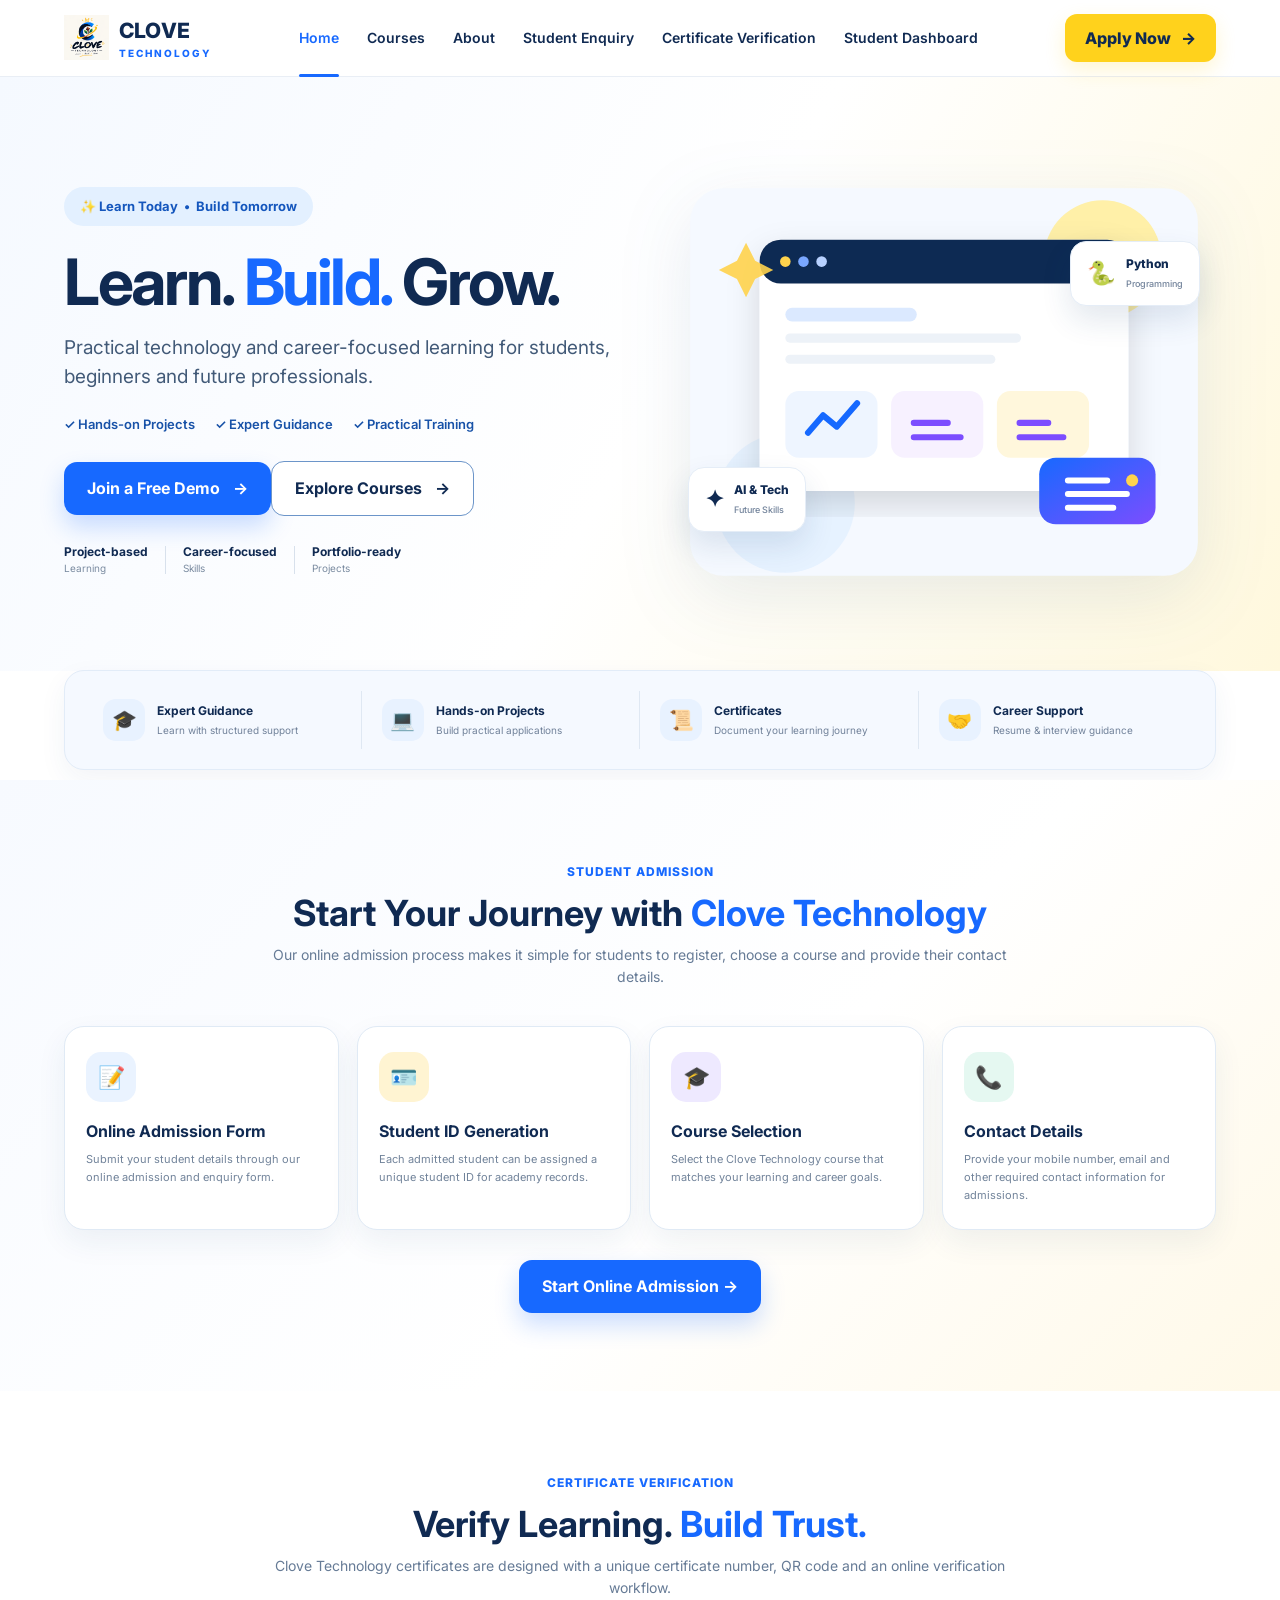
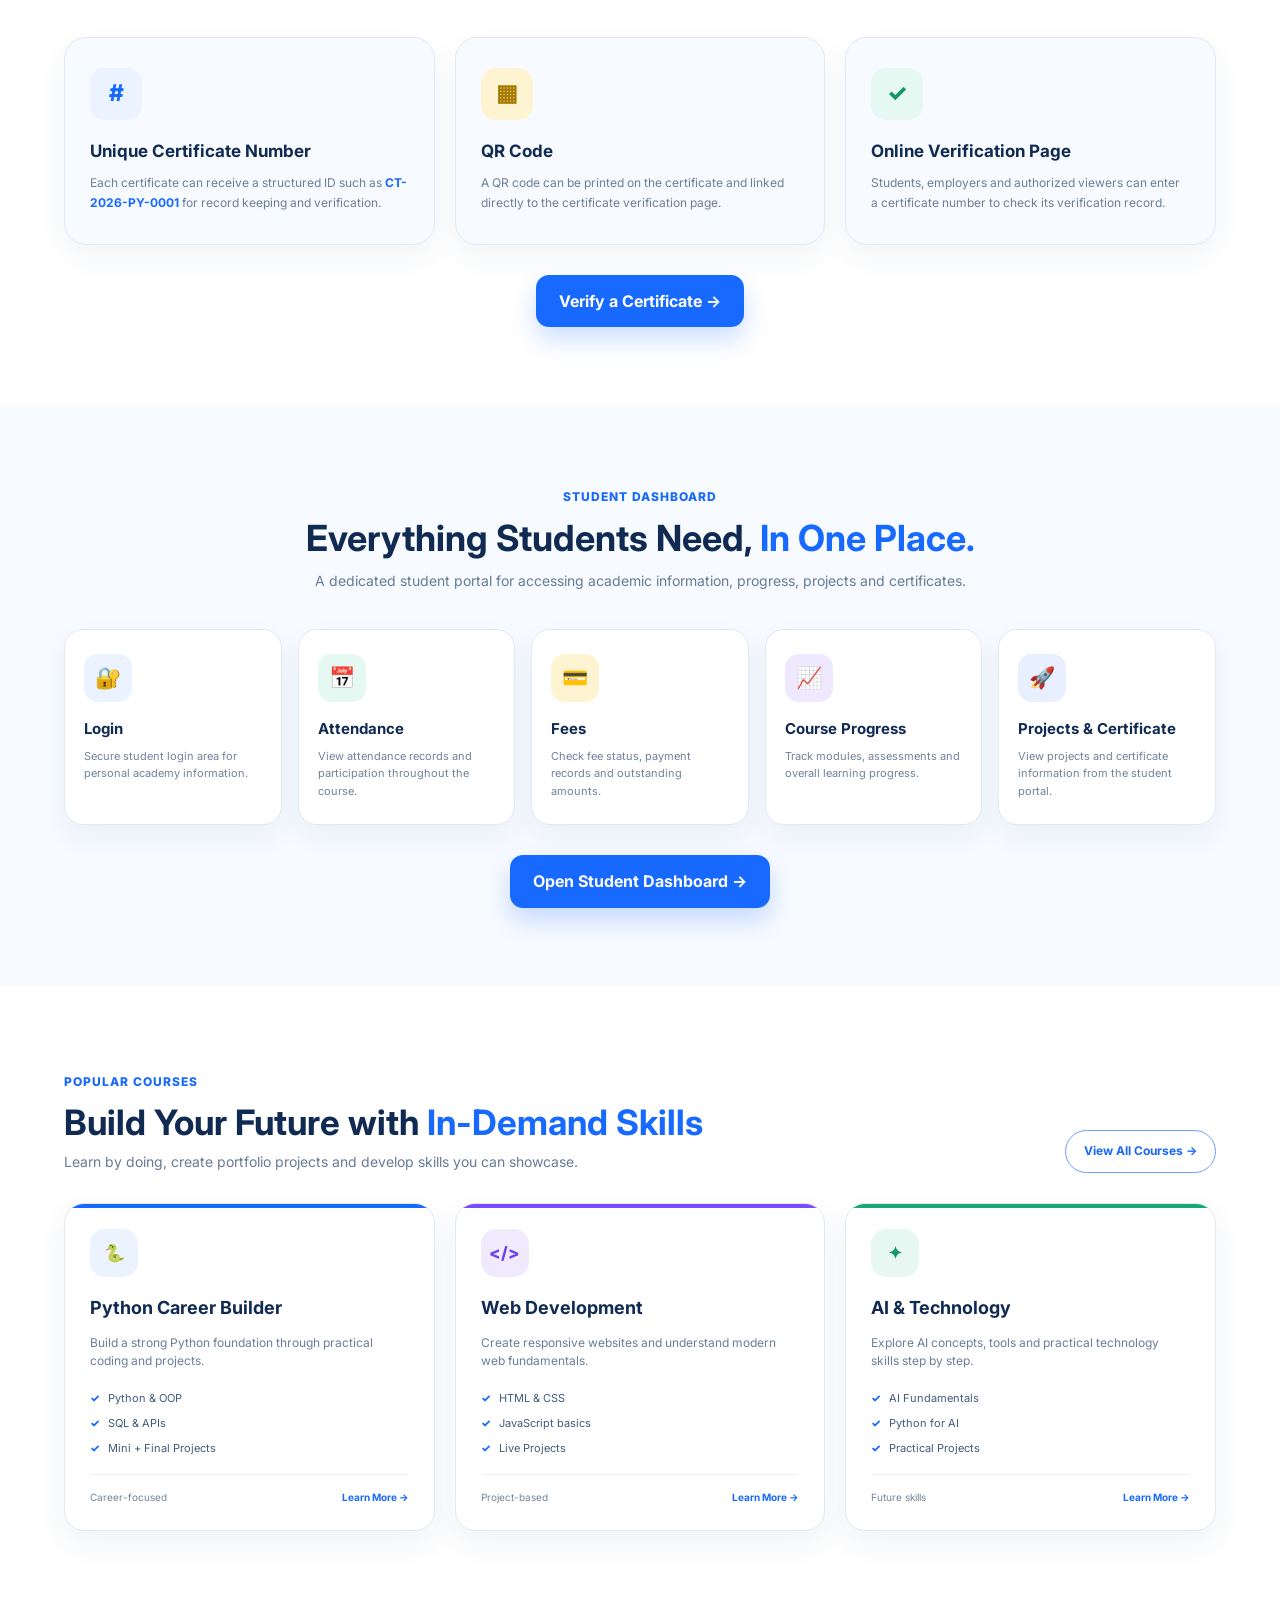
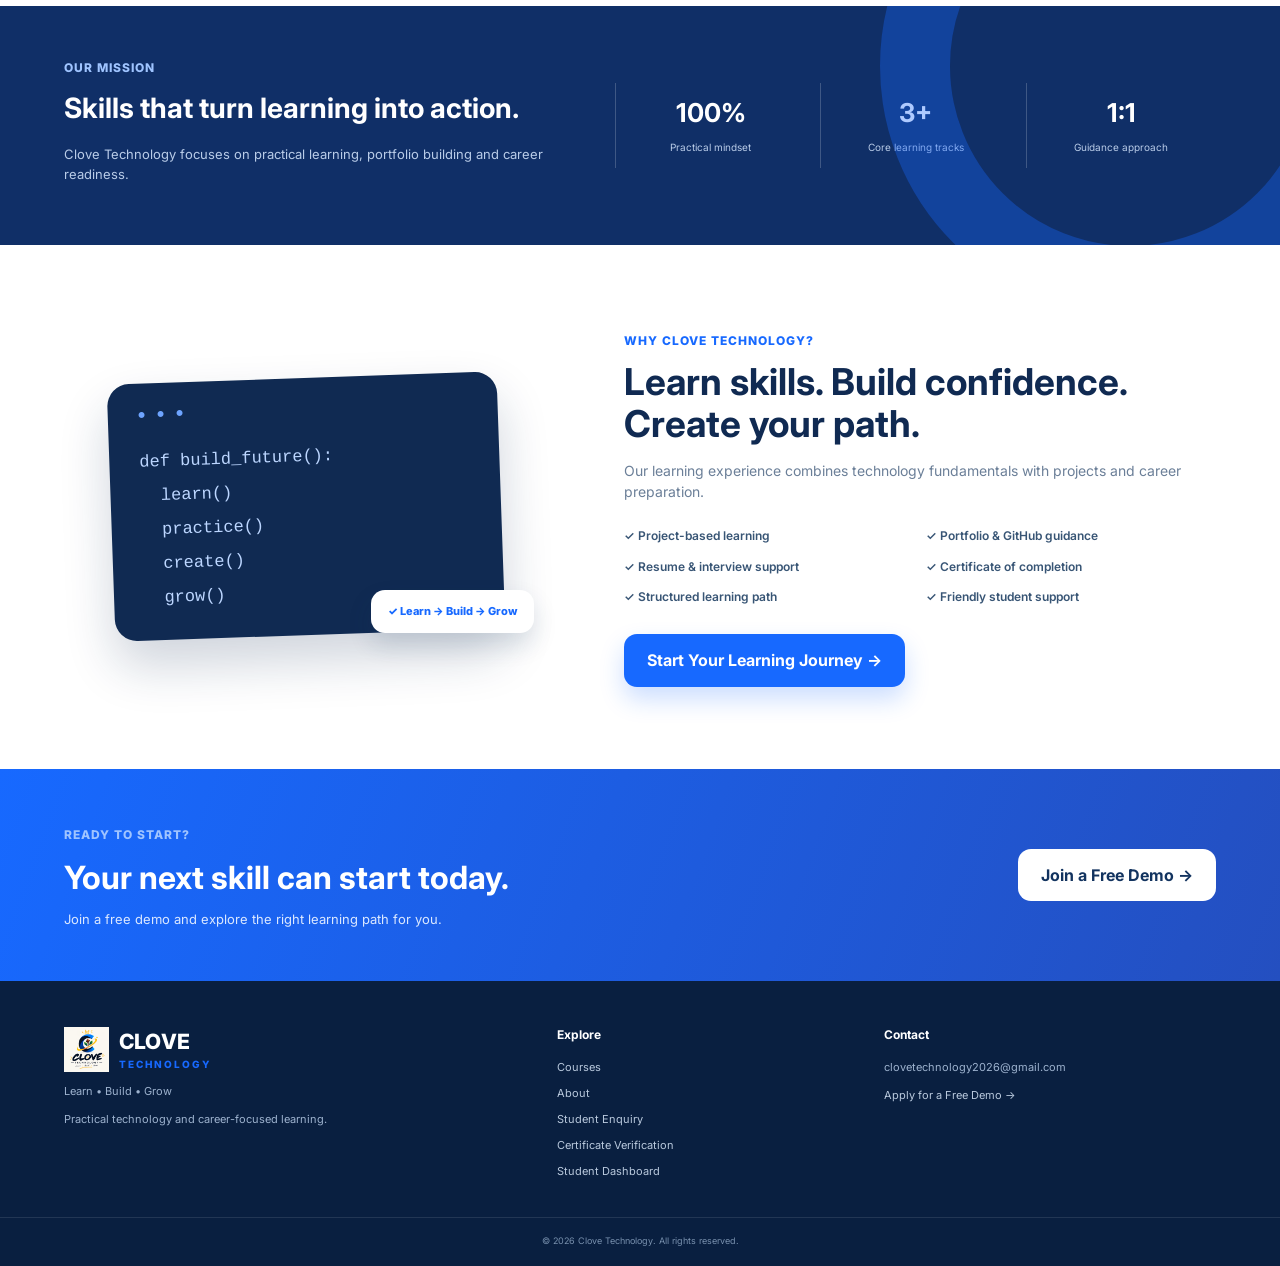
<file: index.html>
<!doctype html>
<html lang="en">
<head>
<meta charset="utf-8">
<meta name="viewport" content="width=device-width,initial-scale=1">
<meta name="description" content="Clove Technology — practical AI, Python and technology training for students and future professionals.">
<title>Clove Technology | Learn • Build • Grow</title>
<link rel="stylesheet" href="style.css">
<style>
.admission-home{padding:78px 0;background:linear-gradient(135deg,#f7faff 0%,#fff 58%,#fff9e8 100%)}.admission-home-head{text-align:center;max-width:760px;margin:0 auto 38px}.admission-home-head h2{font-size:36px;line-height:1.15;margin:10px 0}.admission-home-head h2 span{color:#1769ff}.admission-home-head p{font-size:14px;color:#667b96;margin:0}.admission-grid{display:grid;grid-template-columns:repeat(4,1fr);gap:18px}.admission-card{background:#fff;border:1px solid #e0eaf5;border-radius:20px;padding:25px 21px;box-shadow:0 12px 30px rgba(31,69,111,.07);transition:.2s}.admission-card:hover{transform:translateY(-4px);box-shadow:0 18px 38px rgba(31,69,111,.11)}.admission-icon{width:50px;height:50px;border-radius:15px;background:#eaf3ff;display:grid;place-items:center;font-size:22px;margin-bottom:17px}.admission-card:nth-child(2) .admission-icon{background:#fff4d2}.admission-card:nth-child(3) .admission-icon{background:#eee9ff}.admission-card:nth-child(4) .admission-icon{background:#e5f8f1}.admission-card h3{font-size:16px;margin:0 0 8px;color:#102a52}.admission-card p{font-size:11px;color:#71839a;line-height:1.6;margin:0}.admission-cta{text-align:center;margin-top:30px}.admission-cta .btn{min-width:190px}.certificate-home{padding:78px 0;background:#fff}.certificate-home-head{max-width:760px;margin:0 auto 38px;text-align:center}.certificate-home-head h2{font-size:36px;line-height:1.15;margin:10px 0}.certificate-home-head h2 span{color:#1769ff}.certificate-home-head p{font-size:14px;color:#667b96;margin:0}.certificate-home-grid{display:grid;grid-template-columns:repeat(3,1fr);gap:20px}.certificate-home-card{padding:30px 25px;background:#f7faff;border:1px solid #e1eaf5;border-radius:22px;box-shadow:0 12px 30px rgba(31,69,111,.06)}.certificate-home-icon{width:52px;height:52px;border-radius:15px;background:#eaf3ff;color:#1769ff;display:grid;place-items:center;font-size:23px;font-weight:800;margin-bottom:18px}.certificate-home-card:nth-child(2) .certificate-home-icon{background:#fff4d2;color:#a87900}.certificate-home-card:nth-child(3) .certificate-home-icon{background:#e5f8f1;color:#15966b}.certificate-home-card h3{font-size:17px;margin:0 0 9px;color:#102a52}.certificate-home-card p{font-size:12px;color:#6b7f98;line-height:1.7;margin:0}.certificate-home-card strong{color:#1769ff}.certificate-home-cta{text-align:center;margin-top:30px}.dashboard-home{padding:78px 0;background:#f7faff}.dashboard-home-head{text-align:center;max-width:760px;margin:0 auto 38px}.dashboard-home-head h2{font-size:36px;line-height:1.15;margin:10px 0}.dashboard-home-head h2 span{color:#1769ff}.dashboard-home-head p{font-size:14px;color:#667b96;margin:0}.dashboard-home-grid{display:grid;grid-template-columns:repeat(5,1fr);gap:16px}.dashboard-home-card{padding:24px 19px;background:#fff;border:1px solid #e0eaf5;border-radius:19px;box-shadow:0 12px 28px rgba(31,69,111,.06)}.dashboard-home-icon{width:48px;height:48px;border-radius:14px;background:#eaf3ff;display:grid;place-items:center;font-size:21px;margin-bottom:15px}.dashboard-home-card:nth-child(2) .dashboard-home-icon{background:#e5f8f1}.dashboard-home-card:nth-child(3) .dashboard-home-icon{background:#fff4d2}.dashboard-home-card:nth-child(4) .dashboard-home-icon{background:#eee9ff}.dashboard-home-card:nth-child(5) .dashboard-home-icon{background:#e8f0ff}.dashboard-home-card h3{font-size:15px;margin:0 0 7px;color:#102a52}.dashboard-home-card p{font-size:11px;color:#71839a;line-height:1.6;margin:0}.dashboard-home-cta{text-align:center;margin-top:30px}@media(max-width:1050px){.dashboard-home-grid{grid-template-columns:repeat(3,1fr)}}@media(max-width:900px){.admission-grid{grid-template-columns:1fr 1fr}.certificate-home-grid{grid-template-columns:1fr 1fr}.admission-home-head h2,.certificate-home-head h2,.dashboard-home-head h2{font-size:30px}}@media(max-width:600px){.admission-grid,.certificate-home-grid,.dashboard-home-grid{grid-template-columns:1fr}.admission-home,.certificate-home,.dashboard-home{padding:58px 0}.admission-card,.certificate-home-card,.dashboard-home-card{padding:22px}}
</style>
</head>
<body>
<header class="nav-wrap"><nav class="nav container"><a class="brand" href="index.html"><img src="clove-technology-logo.png" alt="Clove Technology logo"><span>CLOVE <small>TECHNOLOGY</small></span></a><div class="nav-links"><a class="active" href="index.html">Home</a><a href="courses.html">Courses</a><a href="about.html">About</a><a href="apply.html">Student Enquiry</a><a href="certificate-verification.html">Certificate Verification</a><a href="student-dashboard.html">Student Dashboard</a></div><a class="nav-cta" href="apply.html">Apply Now <span>→</span></a></nav></header>
<main>
<section class="hero"><div class="container hero-grid"><div class="hero-copy"><div class="eyebrow">✨ Learn Today&nbsp; • &nbsp;Build Tomorrow</div><h1>Learn. <span>Build.</span> Grow.</h1><p>Practical technology and career-focused learning for students, beginners and future professionals.</p><div class="checks"><span>✓ Hands-on Projects</span><span>✓ Expert Guidance</span><span>✓ Practical Training</span></div><div class="hero-actions"><a class="btn primary" href="apply.html">Join a Free Demo <b>→</b></a><a class="btn secondary" href="courses.html">Explore Courses <b>→</b></a></div><div class="trust"><div><strong>Project-based</strong><small>Learning</small></div><i></i><div><strong>Career-focused</strong><small>Skills</small></div><i></i><div><strong>Portfolio-ready</strong><small>Projects</small></div></div></div><div class="hero-art"><img src="hero-illustration.svg" alt="Technology learning illustration"><div class="float-card python"><b>🐍</b><span>Python<br><small>Programming</small></span></div><div class="float-card ai"><b>✦</b><span>AI &amp; Tech<br><small>Future Skills</small></span></div></div></div></section>
<section class="features"><div class="container feature-grid"><div class="feature"><div class="icon">🎓</div><div><b>Expert Guidance</b><small>Learn with structured support</small></div></div><div class="feature"><div class="icon">💻</div><div><b>Hands-on Projects</b><small>Build practical applications</small></div></div><div class="feature"><div class="icon">📜</div><div><b>Certificates</b><small>Document your learning journey</small></div></div><div class="feature"><div class="icon">🤝</div><div><b>Career Support</b><small>Resume &amp; interview guidance</small></div></div></div></section>
<section class="admission-home"><div class="container"><div class="admission-home-head"><span class="kicker">STUDENT ADMISSION</span><h2>Start Your Journey with <span>Clove Technology</span></h2><p>Our online admission process makes it simple for students to register, choose a course and provide their contact details.</p></div><div class="admission-grid"><article class="admission-card"><div class="admission-icon">📝</div><h3>Online Admission Form</h3><p>Submit your student details through our online admission and enquiry form.</p></article><article class="admission-card"><div class="admission-icon">🪪</div><h3>Student ID Generation</h3><p>Each admitted student can be assigned a unique student ID for academy records.</p></article><article class="admission-card"><div class="admission-icon">🎓</div><h3>Course Selection</h3><p>Select the Clove Technology course that matches your learning and career goals.</p></article><article class="admission-card"><div class="admission-icon">📞</div><h3>Contact Details</h3><p>Provide your mobile number, email and other required contact information for admissions.</p></article></div><div class="admission-cta"><a class="btn primary" href="apply.html">Start Online Admission →</a></div></div></section>
<section class="certificate-home"><div class="container"><div class="certificate-home-head"><span class="kicker">CERTIFICATE VERIFICATION</span><h2>Verify Learning. <span>Build Trust.</span></h2><p>Clove Technology certificates are designed with a unique certificate number, QR code and an online verification workflow.</p></div><div class="certificate-home-grid"><article class="certificate-home-card"><div class="certificate-home-icon">#</div><h3>Unique Certificate Number</h3><p>Each certificate can receive a structured ID such as <strong>CT-2026-PY-0001</strong> for record keeping and verification.</p></article><article class="certificate-home-card"><div class="certificate-home-icon">▦</div><h3>QR Code</h3><p>A QR code can be printed on the certificate and linked directly to the certificate verification page.</p></article><article class="certificate-home-card"><div class="certificate-home-icon">✓</div><h3>Online Verification Page</h3><p>Students, employers and authorized viewers can enter a certificate number to check its verification record.</p></article></div><div class="certificate-home-cta"><a class="btn primary" href="certificate-verification.html">Verify a Certificate →</a></div></div></section>
<section class="dashboard-home"><div class="container"><div class="dashboard-home-head"><span class="kicker">STUDENT DASHBOARD</span><h2>Everything Students Need, <span>In One Place.</span></h2><p>A dedicated student portal for accessing academic information, progress, projects and certificates.</p></div><div class="dashboard-home-grid"><article class="dashboard-home-card"><div class="dashboard-home-icon">🔐</div><h3>Login</h3><p>Secure student login area for personal academy information.</p></article><article class="dashboard-home-card"><div class="dashboard-home-icon">📅</div><h3>Attendance</h3><p>View attendance records and participation throughout the course.</p></article><article class="dashboard-home-card"><div class="dashboard-home-icon">💳</div><h3>Fees</h3><p>Check fee status, payment records and outstanding amounts.</p></article><article class="dashboard-home-card"><div class="dashboard-home-icon">📈</div><h3>Course Progress</h3><p>Track modules, assessments and overall learning progress.</p></article><article class="dashboard-home-card"><div class="dashboard-home-icon">🚀</div><h3>Projects &amp; Certificate</h3><p>View projects and certificate information from the student portal.</p></article></div><div class="dashboard-home-cta"><a class="btn primary" href="student-dashboard.html">Open Student Dashboard →</a></div></div></section>
<section class="courses-preview"><div class="container"><div class="section-head"><div><span class="kicker">POPULAR COURSES</span><h2>Build Your Future with <span>In-Demand Skills</span></h2><p>Learn by doing, create portfolio projects and develop skills you can showcase.</p></div><a href="courses.html" class="outline-link">View All Courses →</a></div><div class="course-grid"><article class="course-card blue"><div class="course-icon">🐍</div><h3>Python Career Builder</h3><p>Build a strong Python foundation through practical coding and projects.</p><ul><li>Python &amp; OOP</li><li>SQL &amp; APIs</li><li>Mini + Final Projects</li></ul><div class="course-foot"><span>Career-focused</span><a href="courses.html">Learn More →</a></div></article><article class="course-card purple"><div class="course-icon">&lt;/&gt;</div><h3>Web Development</h3><p>Create responsive websites and understand modern web fundamentals.</p><ul><li>HTML &amp; CSS</li><li>JavaScript basics</li><li>Live Projects</li></ul><div class="course-foot"><span>Project-based</span><a href="courses.html">Learn More →</a></div></article><article class="course-card green"><div class="course-icon">✦</div><h3>AI &amp; Technology</h3><p>Explore AI concepts, tools and practical technology skills step by step.</p><ul><li>AI Fundamentals</li><li>Python for AI</li><li>Practical Projects</li></ul><div class="course-foot"><span>Future skills</span><a href="courses.html">Learn More →</a></div></article></div></div></section>
<section class="impact"><div class="container impact-inner"><div><span class="kicker light">OUR MISSION</span><h2>Skills that turn learning into action.</h2><p>Clove Technology focuses on practical learning, portfolio building and career readiness.</p></div><div class="impact-stats"><div><strong>100%</strong><small>Practical mindset</small></div><div><strong>3+</strong><small>Core learning tracks</small></div><div><strong>1:1</strong><small>Guidance approach</small></div></div></div></section>
<section class="why"><div class="container why-grid"><div class="why-visual"><div class="screen"><div class="dots">● ● ●</div><code>def build_future():<br>&nbsp;&nbsp;learn()<br>&nbsp;&nbsp;practice()<br>&nbsp;&nbsp;create()<br>&nbsp;&nbsp;grow()</code></div><div class="success-note">✓ Learn → Build → Grow</div></div><div><span class="kicker">WHY CLOVE TECHNOLOGY?</span><h2>Learn skills. Build confidence. Create your path.</h2><p>Our learning experience combines technology fundamentals with projects and career preparation.</p><div class="why-list"><span>✓ Project-based learning</span><span>✓ Portfolio &amp; GitHub guidance</span><span>✓ Resume &amp; interview support</span><span>✓ Certificate of completion</span><span>✓ Structured learning path</span><span>✓ Friendly student support</span></div><a class="btn primary" href="apply.html">Start Your Learning Journey →</a></div></div></section>
<section class="cta"><div class="container cta-inner"><div><span class="kicker light">READY TO START?</span><h2>Your next skill can start today.</h2><p>Join a free demo and explore the right learning path for you.</p></div><a class="btn white" href="apply.html">Join a Free Demo →</a></div></section>
</main><footer><div class="container footer-grid"><div><a class="brand footer-brand" href="index.html"><img src="clove-technology-logo.png" alt="Clove Technology logo"><span>CLOVE <small>TECHNOLOGY</small></span></a><p>Learn • Build • Grow</p><p>Practical technology and career-focused learning.</p></div><div><b>Explore</b><a href="courses.html">Courses</a><a href="about.html">About</a><a href="apply.html">Student Enquiry</a><a href="certificate-verification.html">Certificate Verification</a><a href="student-dashboard.html">Student Dashboard</a></div><div><b>Contact</b><p>clovetechnology2026@gmail.com</p><a href="apply.html">Apply for a Free Demo →</a></div></div><div class="copyright">© 2026 Clove Technology. All rights reserved.</div></footer>
</body></html>
</file>
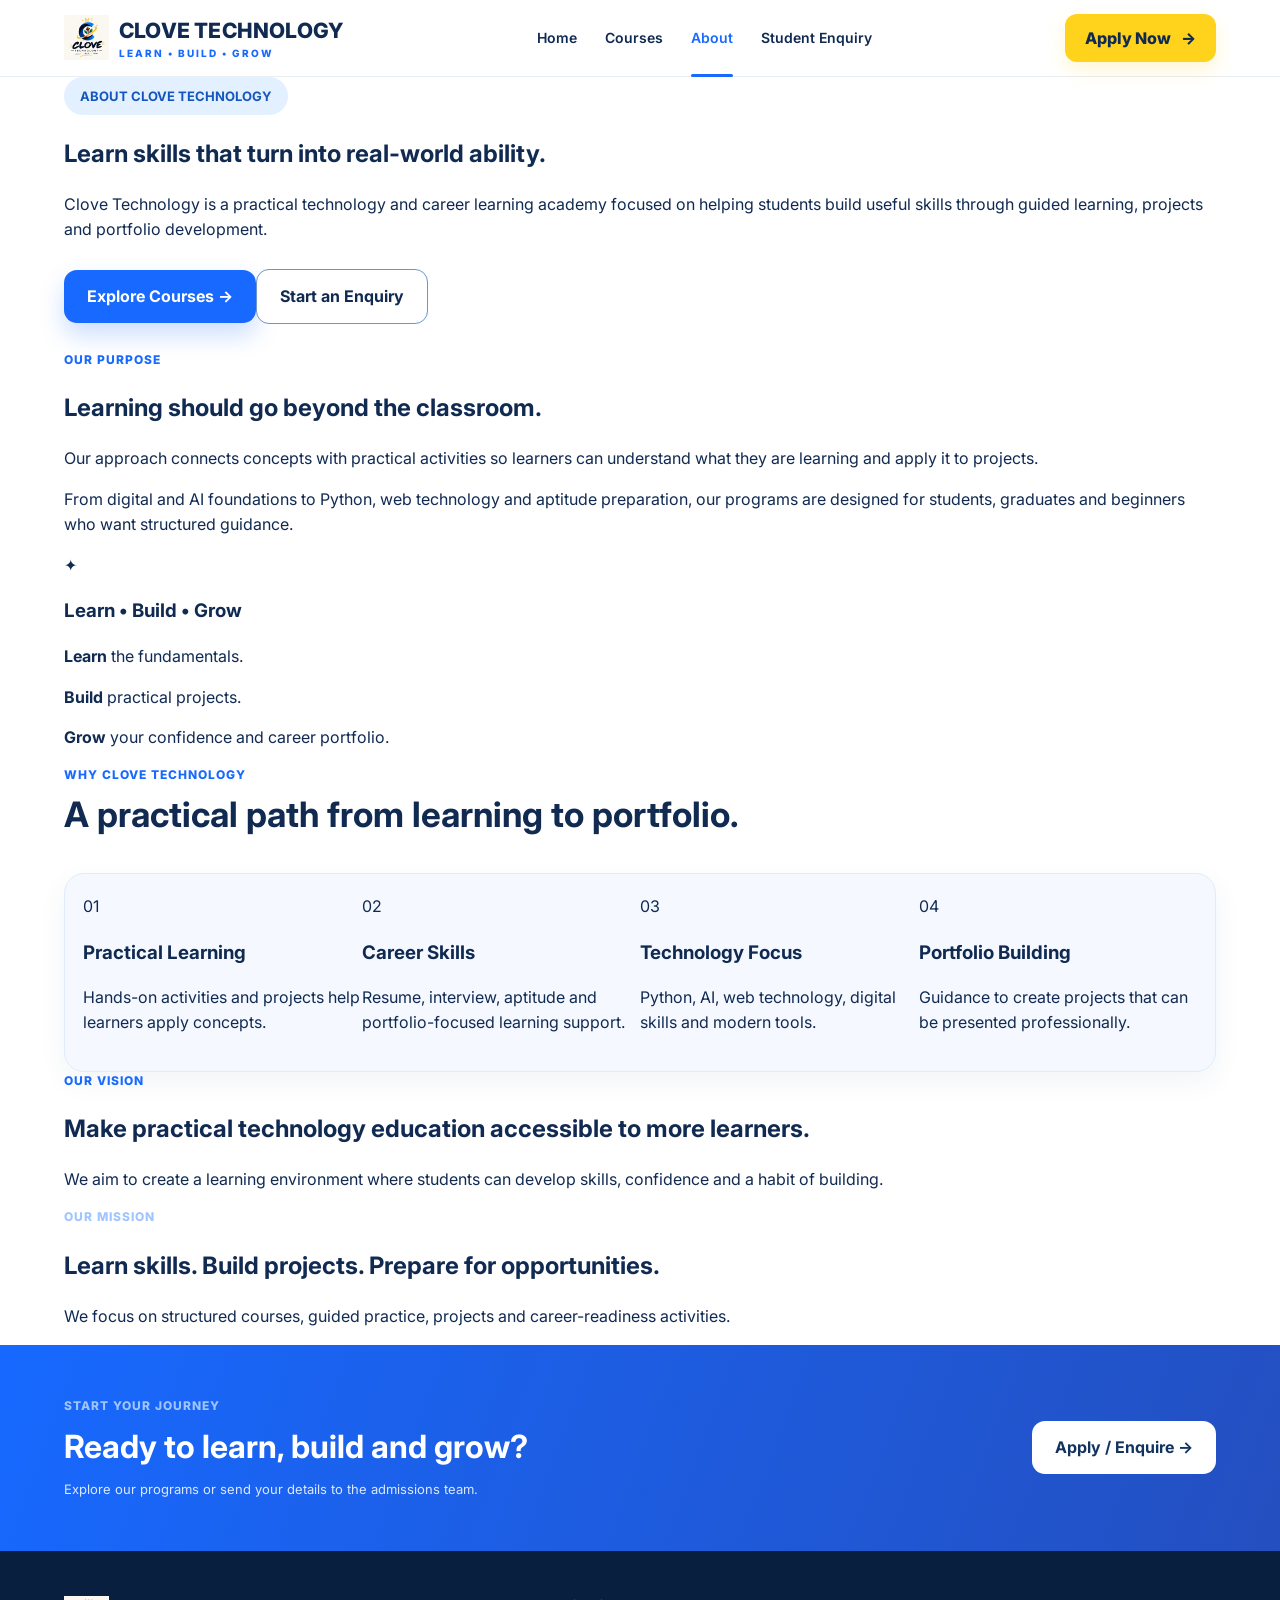
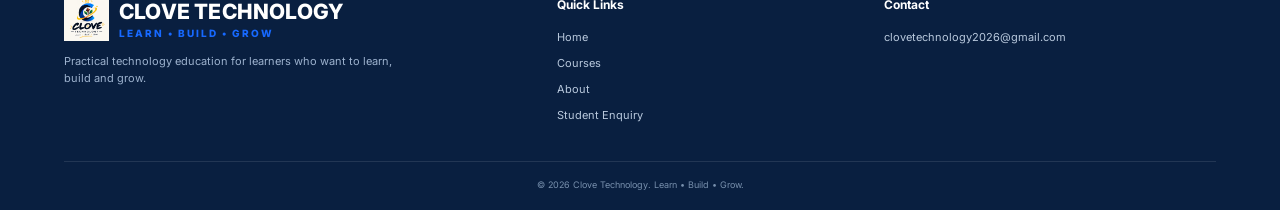
<file: about.html>
<!doctype html>
<html lang="en"><head><meta charset="utf-8"><meta name="viewport" content="width=device-width,initial-scale=1"><meta name="description" content="About Clove Technology — practical AI, technology and career education."><title>About | Clove Technology</title><link rel="stylesheet" href="style.css"></head><body>
<header class="nav-wrap"><div class="container nav"><a class="brand" href="index.html"><img src="clove-technology-logo.png" alt="Clove Technology logo"><span>CLOVE TECHNOLOGY<small>LEARN • BUILD • GROW</small></span></a><nav class="nav-links"><a href="index.html">Home</a><a href="courses.html">Courses</a><a class="active" href="about.html">About</a><a href="apply.html">Student Enquiry</a></nav><a class="nav-cta" href="apply.html">Apply Now <span>→</span></a></div></header>
<main><section class="page-hero"><div class="container"><span class="eyebrow">ABOUT CLOVE TECHNOLOGY</span><h1>Learn skills that turn into <span>real-world ability.</span></h1><p>Clove Technology is a practical technology and career learning academy focused on helping students build useful skills through guided learning, projects and portfolio development.</p><div class="hero-actions"><a class="btn primary" href="courses.html">Explore Courses →</a><a class="btn secondary" href="apply.html">Start an Enquiry</a></div></div></section>
<section class="content-section"><div class="container two-col"><div><div class="kicker">OUR PURPOSE</div><h2>Learning should go beyond the classroom.</h2><p>Our approach connects concepts with practical activities so learners can understand what they are learning and apply it to projects.</p><p>From digital and AI foundations to Python, web technology and aptitude preparation, our programs are designed for students, graduates and beginners who want structured guidance.</p></div><div class="info-card"><div class="icon-box">✦</div><h3>Learn • Build • Grow</h3><p><b>Learn</b> the fundamentals.</p><p><b>Build</b> practical projects.</p><p><b>Grow</b> your confidence and career portfolio.</p></div></div></section>
<section class="content-section alt"><div class="container"><div class="section-head"><div><div class="kicker">WHY CLOVE TECHNOLOGY</div><h2>A practical path from learning to portfolio.</h2></div></div><div class="feature-grid"><div class="feature-card"><span>01</span><h3>Practical Learning</h3><p>Hands-on activities and projects help learners apply concepts.</p></div><div class="feature-card"><span>02</span><h3>Career Skills</h3><p>Resume, interview, aptitude and portfolio-focused learning support.</p></div><div class="feature-card"><span>03</span><h3>Technology Focus</h3><p>Python, AI, web technology, digital skills and modern tools.</p></div><div class="feature-card"><span>04</span><h3>Portfolio Building</h3><p>Guidance to create projects that can be presented professionally.</p></div></div></div></section>
<section class="content-section"><div class="container mission-grid"><div class="mission-card"><div class="kicker">OUR VISION</div><h2>Make practical technology education accessible to more learners.</h2><p>We aim to create a learning environment where students can develop skills, confidence and a habit of building.</p></div><div class="mission-card dark"><div class="kicker light">OUR MISSION</div><h2>Learn skills. Build projects. Prepare for opportunities.</h2><p>We focus on structured courses, guided practice, projects and career-readiness activities.</p></div></div></section>
<section class="cta"><div class="container cta-inner"><div><div class="kicker light">START YOUR JOURNEY</div><h2>Ready to learn, build and grow?</h2><p>Explore our programs or send your details to the admissions team.</p></div><a class="btn white" href="apply.html">Apply / Enquire →</a></div></section></main>
<footer><div class="container footer-grid"><div><a class="brand footer-brand" href="index.html"><img src="clove-technology-logo.png" alt="Clove Technology logo"><span>CLOVE TECHNOLOGY<small>LEARN • BUILD • GROW</small></span></a><p>Practical technology education for learners who want to learn, build and grow.</p></div><div><b>Quick Links</b><a href="index.html">Home</a><a href="courses.html">Courses</a><a href="about.html">About</a><a href="apply.html">Student Enquiry</a></div><div><b>Contact</b><a href="mailto:clovetechnology2026@gmail.com">clovetechnology2026@gmail.com</a></div></div><div class="container copyright">© 2026 Clove Technology. Learn • Build • Grow.</div></footer>
</body></html>
</file>
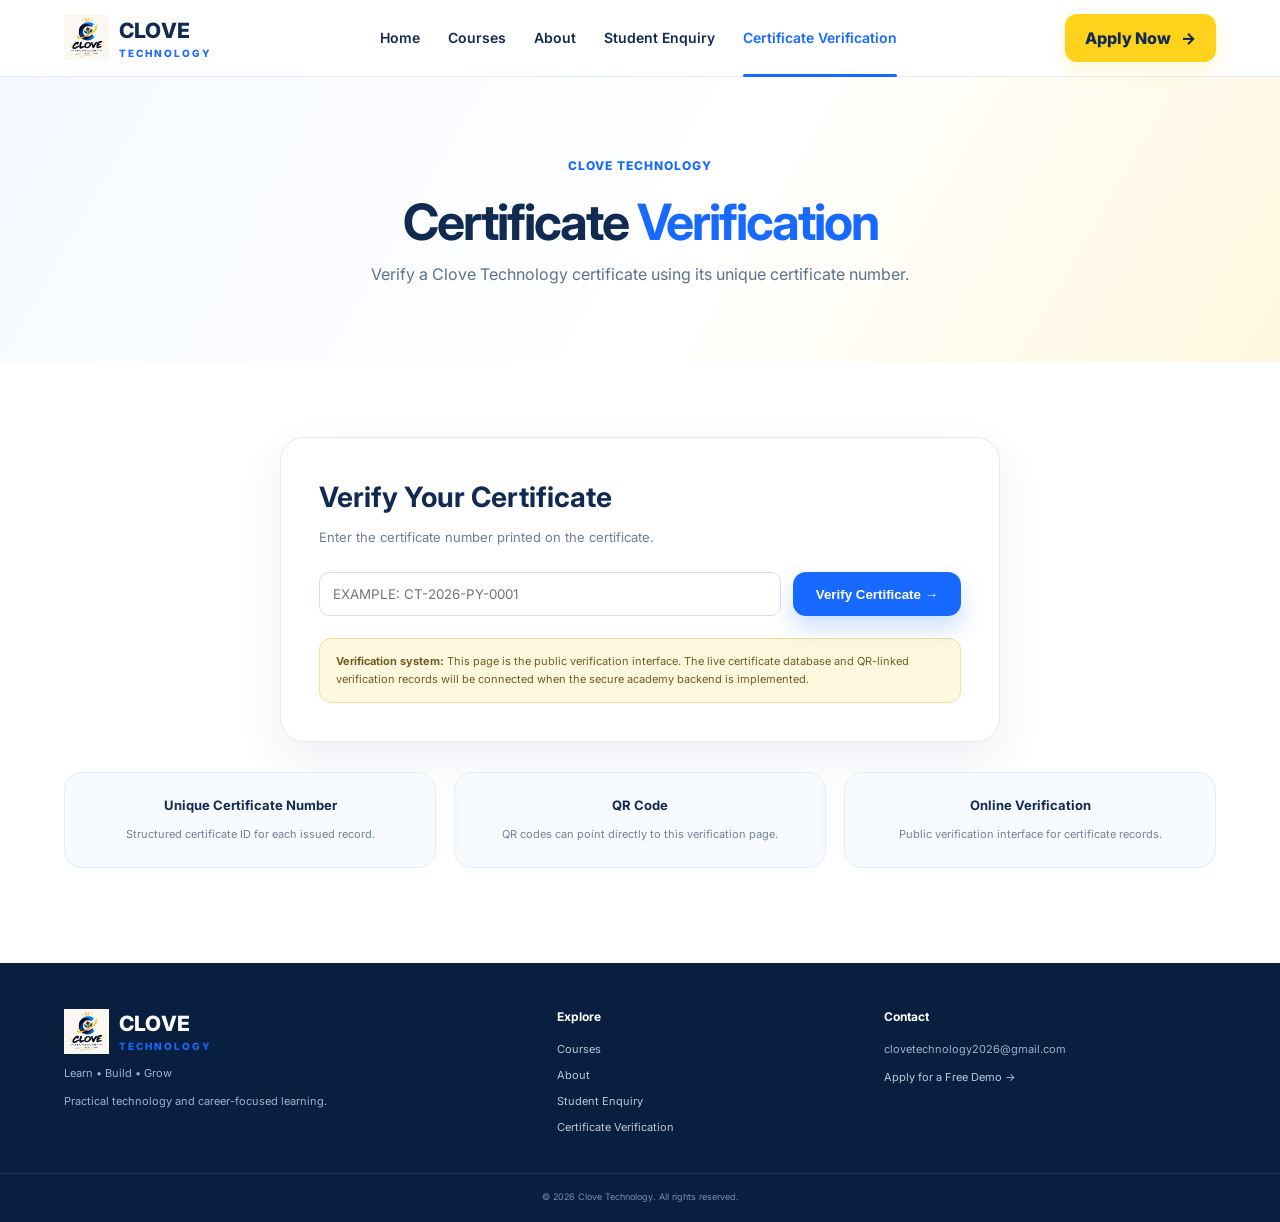
<file: certificate-verification.html>
<!doctype html>
<html lang="en">
<head>
<meta charset="utf-8">
<meta name="viewport" content="width=device-width,initial-scale=1">
<meta name="description" content="Clove Technology certificate verification page.">
<title>Certificate Verification | Clove Technology</title>
<link rel="stylesheet" href="style.css">
<style>
.verify-hero{padding:75px 0;background:linear-gradient(120deg,#f5f9ff 0%,#fff 55%,#fff8df 100%);text-align:center}
.verify-hero h1{font-size:50px;line-height:1.1;margin:18px 0 12px;letter-spacing:-2px}.verify-hero h1 span{color:#1769ff}.verify-hero p{max-width:650px;margin:auto;color:#5d718b;font-size:16px}
.verify-section{padding:75px 0 95px}.verify-card{max-width:720px;margin:auto;padding:38px;background:#fff;border:1px solid #e1eaf5;border-radius:24px;box-shadow:0 18px 45px rgba(31,69,111,.08)}
.verify-card h2{margin:0 0 8px;font-size:28px}.verify-card>p{margin:0 0 25px;color:#6b7f98;font-size:13px}.verify-input{display:flex;gap:12px}.verify-input input{margin:0;flex:1;text-transform:uppercase}.verify-result{display:none;margin-top:25px;padding:20px;border-radius:16px;background:#f5f9ff;border:1px solid #e2ecf8}.verify-result strong{color:#1769ff}.verify-note{margin-top:22px;padding:14px 16px;border-radius:12px;background:#fff8df;border:1px solid #f0df9d;color:#705d23;font-size:11px;line-height:1.6}
.verify-features{display:grid;grid-template-columns:repeat(3,1fr);gap:18px;margin-top:30px}.verify-feature{padding:22px;border-radius:18px;background:#f7faff;border:1px solid #e2ecf8;text-align:center}.verify-feature b{display:block;font-size:13px;margin-bottom:5px}.verify-feature span{font-size:11px;color:#71839a}
@media(max-width:650px){.verify-hero h1{font-size:38px}.verify-card{padding:25px}.verify-input{flex-direction:column}.verify-features{grid-template-columns:1fr}}
</style>
</head>
<body>
<header class="nav-wrap"><nav class="nav container"><a class="brand" href="index.html"><img src="clove-technology-logo.png" alt="Clove Technology logo"><span>CLOVE <small>TECHNOLOGY</small></span></a><div class="nav-links"><a href="index.html">Home</a><a href="courses.html">Courses</a><a href="about.html">About</a><a href="apply.html">Student Enquiry</a><a class="active" href="certificate-verification.html">Certificate Verification</a></div><a class="nav-cta" href="apply.html">Apply Now <span>→</span></a></nav></header>
<main>
<section class="verify-hero"><div class="container"><span class="kicker">CLOVE TECHNOLOGY</span><h1>Certificate <span>Verification</span></h1><p>Verify a Clove Technology certificate using its unique certificate number.</p></div></section>
<section class="verify-section"><div class="container"><div class="verify-card"><h2>Verify Your Certificate</h2><p>Enter the certificate number printed on the certificate.</p><div class="verify-input"><input id="certificateNumber" type="text" placeholder="Example: CT-2026-PY-0001" aria-label="Certificate number"><button class="btn primary" type="button" onclick="verifyCertificate()">Verify Certificate →</button></div><div id="verifyResult" class="verify-result"></div><div class="verify-note"><strong>Verification system:</strong> This page is the public verification interface. The live certificate database and QR-linked verification records will be connected when the secure academy backend is implemented.</div></div><div class="verify-features"><div class="verify-feature"><b>Unique Certificate Number</b><span>Structured certificate ID for each issued record.</span></div><div class="verify-feature"><b>QR Code</b><span>QR codes can point directly to this verification page.</span></div><div class="verify-feature"><b>Online Verification</b><span>Public verification interface for certificate records.</span></div></div></div></section>
</main>
<footer><div class="container footer-grid"><div><a class="brand footer-brand" href="index.html"><img src="clove-technology-logo.png" alt="Clove Technology logo"><span>CLOVE <small>TECHNOLOGY</small></span></a><p>Learn • Build • Grow</p><p>Practical technology and career-focused learning.</p></div><div><b>Explore</b><a href="courses.html">Courses</a><a href="about.html">About</a><a href="apply.html">Student Enquiry</a><a href="certificate-verification.html">Certificate Verification</a></div><div><b>Contact</b><p>clovetechnology2026@gmail.com</p><a href="apply.html">Apply for a Free Demo →</a></div></div><div class="copyright">© 2026 Clove Technology. All rights reserved.</div></footer>
<script>
function verifyCertificate(){
 const value=document.getElementById('certificateNumber').value.trim().toUpperCase();
 const result=document.getElementById('verifyResult');
 if(!value){result.style.display='block';result.innerHTML='<strong>Please enter a certificate number.</strong>';return;}
 result.style.display='block';
 result.innerHTML='<strong>Certificate number received:</strong> '+value+'<br><span style="font-size:11px;color:#6b7f98">Live record verification will be connected to the Clove Technology certificate database in the secure backend.</span>';
}
</script>
</body>
</html>
</file>
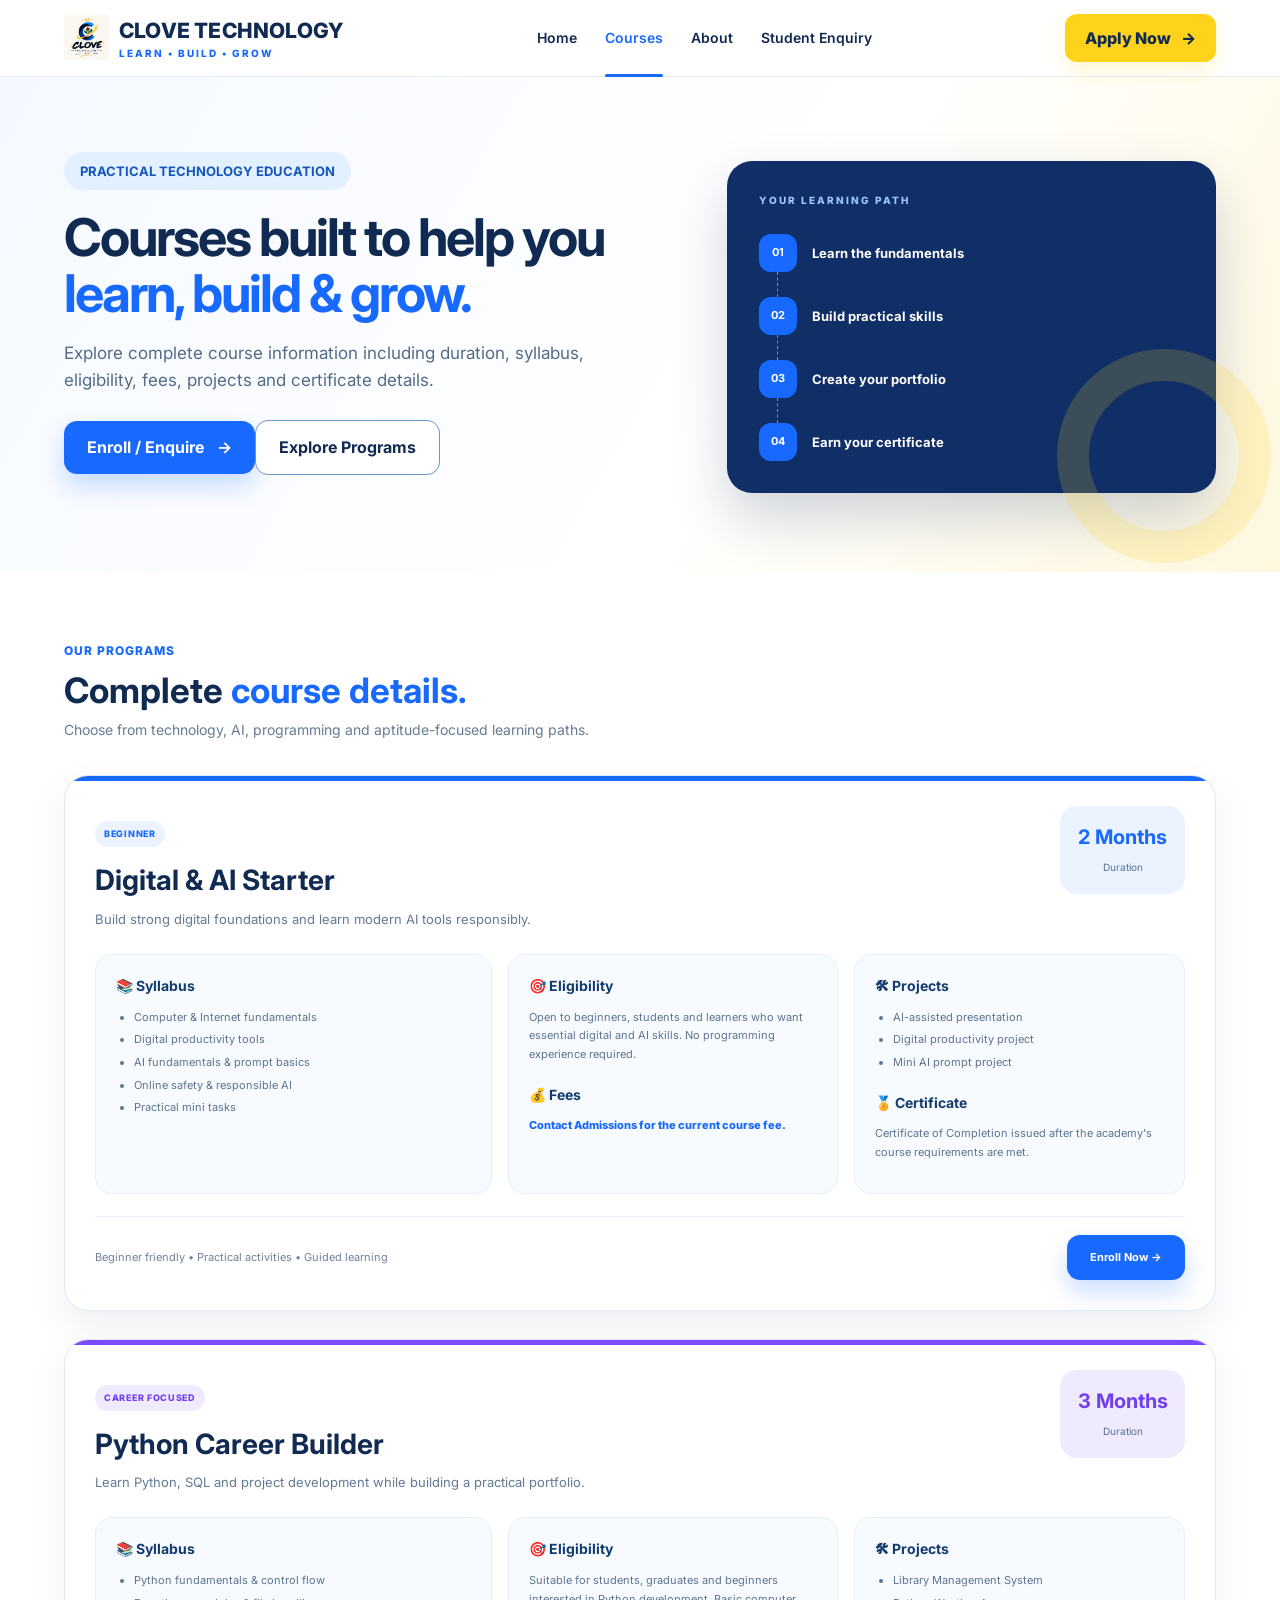
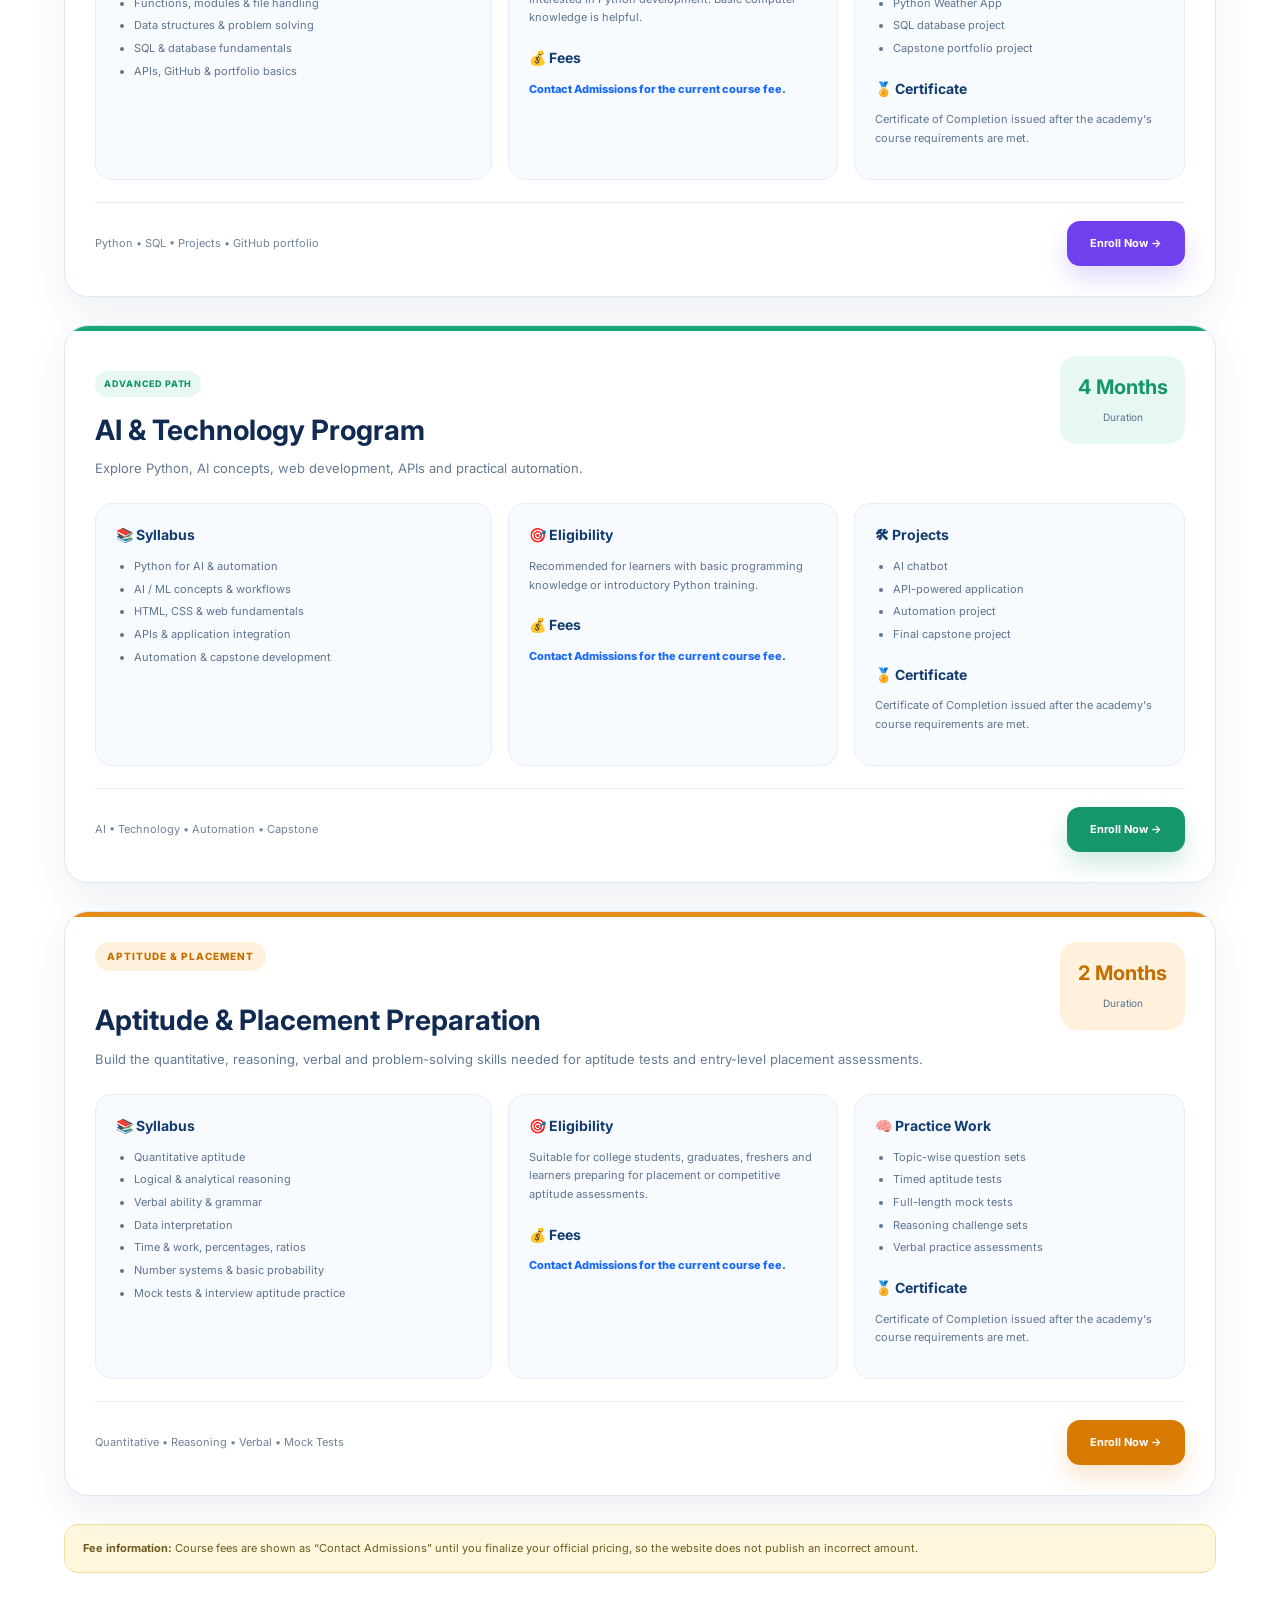
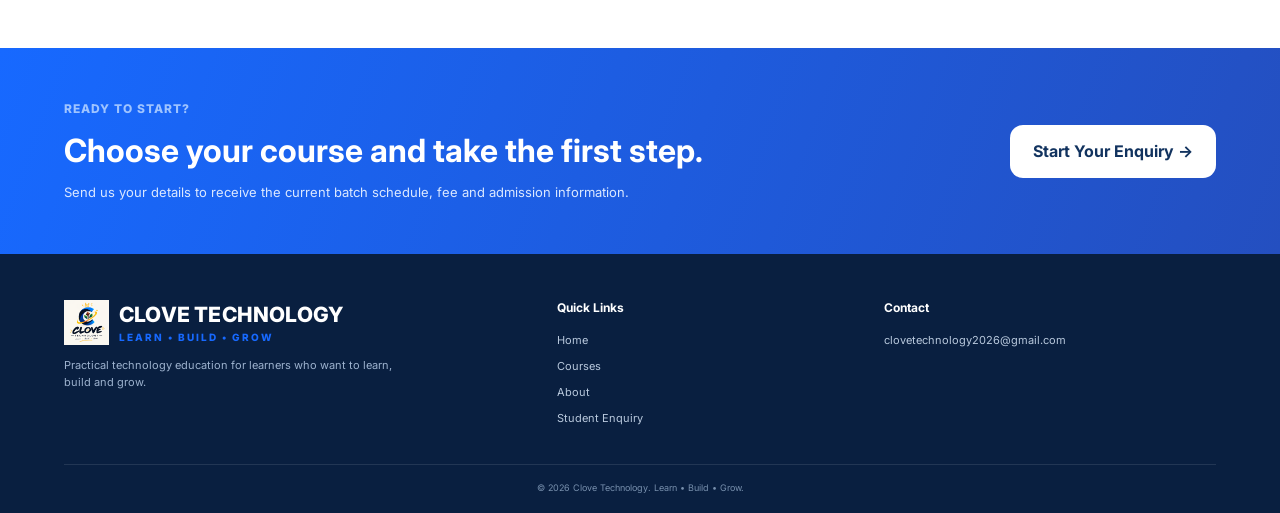
<file: courses.html>
<!doctype html>
<html lang="en">
<head>
<meta charset="utf-8"><meta name="viewport" content="width=device-width,initial-scale=1">
<meta name="description" content="Explore Clove Technology courses including technology, AI, Python and aptitude preparation programs with duration, syllabus, eligibility, fees, projects and certificate details.">
<title>Courses | Clove Technology</title><link rel="stylesheet" href="style.css">
<style>
.course-detail-card{margin:0 0 28px;padding:30px;border:1px solid #dfe9f5;border-radius:24px;background:#fff;box-shadow:0 16px 38px rgba(31,69,111,.08);overflow:hidden;position:relative}.course-detail-card:before{content:'';position:absolute;left:0;right:0;top:0;height:5px;background:#1769ff}.course-detail-card.accent-purple:before{background:#7b4cff}.course-detail-card.accent-green:before{background:#18a875}.course-detail-card.accent-orange:before{background:#e58b18}.course-detail-top{display:flex;justify-content:space-between;align-items:flex-start;gap:25px}.course-detail-top h2{font-size:28px;margin:12px 0 6px;color:#102a52}.course-detail-top p{margin:0;color:#637a95;font-size:13px}.course-duration{min-width:125px;padding:16px;border-radius:17px;background:#eaf3ff;text-align:center;color:#1769ff}.course-duration b{display:block;font-size:20px}.course-duration small{font-size:10px;color:#55708e}.purple-duration{background:#f0eaff;color:#7040ee}.green-duration{background:#e6f8f1;color:#15966b}.orange-duration{background:#fff1dc;color:#c46d00}.purple-tag{background:#f0eaff;color:#7040ee}.green-tag{background:#e6f8f1;color:#15966b}.orange-tag{background:#fff1dc;color:#c46d00}.detail-grid{display:grid;grid-template-columns:1.2fr 1fr 1fr;gap:16px;margin-top:25px}.detail-box{background:#f7faff;border:1px solid #e7eef7;border-radius:17px;padding:20px}.detail-box h3{font-size:14px;margin:0 0 11px;color:#123b70}.detail-box h3:not(:first-child){margin-top:20px}.detail-box p,.detail-box li{font-size:11px;color:#5e748f;line-height:1.7}.detail-box ul{padding-left:18px;margin:0}.detail-box li{margin:4px 0}.fee{font-weight:800;color:#1769ff!important}.course-detail-bottom{display:flex;align-items:center;justify-content:space-between;gap:20px;margin-top:22px;padding-top:18px;border-top:1px solid #e8eef5;color:#71839a;font-size:11px}.purple-btn{background:#7040ee!important;box-shadow:0 12px 24px rgba(112,64,238,.2)!important;color:#fff!important}.green-btn{background:#15966b!important;box-shadow:0 12px 24px rgba(21,150,107,.2)!important;color:#fff!important}.orange-btn{background:#d87900!important;box-shadow:0 12px 24px rgba(216,121,0,.2)!important;color:#fff!important}.fee-note{margin-top:12px;padding:15px 18px;border-radius:14px;background:#fff8df;border:1px solid #f4df9a;color:#6e5a1e;font-size:11px}.course-list-page{padding-top:70px}.courses-hero{padding:75px 0 70px;background:linear-gradient(120deg,#f5f9ff 0%,#fff 58%,#fff8df 100%);overflow:hidden}.courses-hero-inner{display:grid;grid-template-columns:1.1fr .9fr;align-items:center;gap:65px}.courses-hero h1{font-size:52px;line-height:1.08;letter-spacing:-2px;margin:20px 0 18px;max-width:700px}.courses-hero h1 span{color:#1769ff}.courses-hero p{font-size:17px;color:#536b87;max-width:650px;margin:0}.course-hero-card{background:#102f67;color:#fff;border-radius:25px;padding:32px;box-shadow:0 25px 55px rgba(16,47,103,.2);position:relative}.course-hero-card:after{content:'';position:absolute;width:150px;height:150px;border:32px solid rgba(255,210,28,.18);border-radius:50%;right:-55px;bottom:-70px}.mini-label{font-size:10px;font-weight:800;letter-spacing:2px;color:#9fc4ff;margin-bottom:25px}.path-step{display:flex;align-items:center;gap:15px;position:relative;z-index:2}.path-step b{display:grid;place-items:center;width:38px;height:38px;border-radius:12px;background:#1769ff;font-size:11px}.path-step span{font-size:13px;font-weight:700}.path-line{height:25px;border-left:1px dashed #6e91c3;margin-left:18px}.course-section-head{margin-bottom:35px}.program-category{display:inline-flex;align-items:center;gap:8px;padding:7px 12px;border-radius:999px;background:#fff1dc;color:#c46d00;font-size:10px;font-weight:800;letter-spacing:1px;margin-bottom:16px}
@media(max-width:850px){.courses-hero-inner{grid-template-columns:1fr}.detail-grid{grid-template-columns:1fr}.course-detail-top{flex-direction:column}.course-duration{width:100%}.course-detail-bottom{flex-direction:column;align-items:flex-start}.courses-hero{padding:55px 0}.courses-hero h1{font-size:43px}}
@media(max-width:520px){.courses-hero h1{font-size:36px;letter-spacing:-1.2px}.courses-hero p{font-size:15px}.course-detail-card{padding:22px}.course-detail-top h2{font-size:23px}.course-detail-bottom .btn{width:100%}}
</style>
</head>
<body>
<header class="nav-wrap"><div class="container nav">
<a class="brand" href="index.html"><img src="clove-technology-logo.png" alt="Clove Technology logo"><span>CLOVE TECHNOLOGY<small>LEARN • BUILD • GROW</small></span></a>
<nav class="nav-links" aria-label="Main navigation"><a href="index.html">Home</a><a class="active" href="courses.html">Courses</a><a href="about.html">About</a><a href="apply.html">Student Enquiry</a></nav>
<a class="nav-cta" href="apply.html">Apply Now <span>→</span></a></div></header>
<main>
<section class="courses-hero"><div class="container courses-hero-inner"><div><span class="eyebrow">PRACTICAL TECHNOLOGY EDUCATION</span><h1>Courses built to help you <span>learn, build &amp; grow.</span></h1><p>Explore complete course information including duration, syllabus, eligibility, fees, projects and certificate details.</p><div class="hero-actions"><a class="btn primary" href="apply.html">Enroll / Enquire <span>→</span></a><a class="btn secondary" href="#programs">Explore Programs</a></div></div><div class="course-hero-card"><div class="mini-label">YOUR LEARNING PATH</div><div class="path-step"><b>01</b><span>Learn the fundamentals</span></div><div class="path-line"></div><div class="path-step"><b>02</b><span>Build practical skills</span></div><div class="path-line"></div><div class="path-step"><b>03</b><span>Create your portfolio</span></div><div class="path-line"></div><div class="path-step"><b>04</b><span>Earn your certificate</span></div></div></div></section>
<section id="programs" class="courses-preview course-list-page"><div class="container"><div class="section-head course-section-head"><div><div class="kicker">OUR PROGRAMS</div><h2>Complete <span>course details.</span></h2><p>Choose from technology, AI, programming and aptitude-focused learning paths.</p></div></div>
<article class="course-detail-card"><div class="course-detail-top"><div><span class="course-tag">BEGINNER</span><h2>Digital &amp; AI Starter</h2><p>Build strong digital foundations and learn modern AI tools responsibly.</p></div><div class="course-duration"><b>2 Months</b><small>Duration</small></div></div><div class="detail-grid"><div class="detail-box"><h3>📚 Syllabus</h3><ul><li>Computer &amp; Internet fundamentals</li><li>Digital productivity tools</li><li>AI fundamentals &amp; prompt basics</li><li>Online safety &amp; responsible AI</li><li>Practical mini tasks</li></ul></div><div class="detail-box"><h3>🎯 Eligibility</h3><p>Open to beginners, students and learners who want essential digital and AI skills. No programming experience required.</p><h3>💰 Fees</h3><p class="fee">Contact Admissions for the current course fee.</p></div><div class="detail-box"><h3>🛠 Projects</h3><ul><li>AI-assisted presentation</li><li>Digital productivity project</li><li>Mini AI prompt project</li></ul><h3>🏅 Certificate</h3><p>Certificate of Completion issued after the academy's course requirements are met.</p></div></div><div class="course-detail-bottom"><span>Beginner friendly • Practical activities • Guided learning</span><a class="btn primary" href="apply.html?course=Digital%20%26%20AI%20Starter">Enroll Now →</a></div></article>
<article class="course-detail-card accent-purple"><div class="course-detail-top"><div><span class="course-tag purple-tag">CAREER FOCUSED</span><h2>Python Career Builder</h2><p>Learn Python, SQL and project development while building a practical portfolio.</p></div><div class="course-duration purple-duration"><b>3 Months</b><small>Duration</small></div></div><div class="detail-grid"><div class="detail-box"><h3>📚 Syllabus</h3><ul><li>Python fundamentals &amp; control flow</li><li>Functions, modules &amp; file handling</li><li>Data structures &amp; problem solving</li><li>SQL &amp; database fundamentals</li><li>APIs, GitHub &amp; portfolio basics</li></ul></div><div class="detail-box"><h3>🎯 Eligibility</h3><p>Suitable for students, graduates and beginners interested in Python development. Basic computer knowledge is helpful.</p><h3>💰 Fees</h3><p class="fee">Contact Admissions for the current course fee.</p></div><div class="detail-box"><h3>🛠 Projects</h3><ul><li>Library Management System</li><li>Python Weather App</li><li>SQL database project</li><li>Capstone portfolio project</li></ul><h3>🏅 Certificate</h3><p>Certificate of Completion issued after the academy's course requirements are met.</p></div></div><div class="course-detail-bottom"><span>Python • SQL • Projects • GitHub portfolio</span><a class="btn purple-btn" href="apply.html?course=Python%20Career%20Builder">Enroll Now →</a></div></article>
<article class="course-detail-card accent-green"><div class="course-detail-top"><div><span class="course-tag green-tag">ADVANCED PATH</span><h2>AI &amp; Technology Program</h2><p>Explore Python, AI concepts, web development, APIs and practical automation.</p></div><div class="course-duration green-duration"><b>4 Months</b><small>Duration</small></div></div><div class="detail-grid"><div class="detail-box"><h3>📚 Syllabus</h3><ul><li>Python for AI &amp; automation</li><li>AI / ML concepts &amp; workflows</li><li>HTML, CSS &amp; web fundamentals</li><li>APIs &amp; application integration</li><li>Automation &amp; capstone development</li></ul></div><div class="detail-box"><h3>🎯 Eligibility</h3><p>Recommended for learners with basic programming knowledge or introductory Python training.</p><h3>💰 Fees</h3><p class="fee">Contact Admissions for the current course fee.</p></div><div class="detail-box"><h3>🛠 Projects</h3><ul><li>AI chatbot</li><li>API-powered application</li><li>Automation project</li><li>Final capstone project</li></ul><h3>🏅 Certificate</h3><p>Certificate of Completion issued after the academy's course requirements are met.</p></div></div><div class="course-detail-bottom"><span>AI • Technology • Automation • Capstone</span><a class="btn green-btn" href="apply.html?course=AI%20%26%20Technology%20Program">Enroll Now →</a></div></article>
<article class="course-detail-card accent-orange"><div class="course-detail-top"><div><span class="program-category">APTITUDE &amp; PLACEMENT</span><h2>Aptitude &amp; Placement Preparation</h2><p>Build the quantitative, reasoning, verbal and problem-solving skills needed for aptitude tests and entry-level placement assessments.</p></div><div class="course-duration orange-duration"><b>2 Months</b><small>Duration</small></div></div><div class="detail-grid"><div class="detail-box"><h3>📚 Syllabus</h3><ul><li>Quantitative aptitude</li><li>Logical &amp; analytical reasoning</li><li>Verbal ability &amp; grammar</li><li>Data interpretation</li><li>Time &amp; work, percentages, ratios</li><li>Number systems &amp; basic probability</li><li>Mock tests &amp; interview aptitude practice</li></ul></div><div class="detail-box"><h3>🎯 Eligibility</h3><p>Suitable for college students, graduates, freshers and learners preparing for placement or competitive aptitude assessments.</p><h3>💰 Fees</h3><p class="fee">Contact Admissions for the current course fee.</p></div><div class="detail-box"><h3>🧠 Practice Work</h3><ul><li>Topic-wise question sets</li><li>Timed aptitude tests</li><li>Full-length mock tests</li><li>Reasoning challenge sets</li><li>Verbal practice assessments</li></ul><h3>🏅 Certificate</h3><p>Certificate of Completion issued after the academy's course requirements are met.</p></div></div><div class="course-detail-bottom"><span>Quantitative • Reasoning • Verbal • Mock Tests</span><a class="btn orange-btn" href="apply.html?course=Aptitude%20%26%20Placement%20Preparation">Enroll Now →</a></div></article>
<div class="fee-note"><strong>Fee information:</strong> Course fees are shown as “Contact Admissions” until you finalize your official pricing, so the website does not publish an incorrect amount.</div>
</div></section>
<section class="cta"><div class="container cta-inner"><div><div class="kicker light">READY TO START?</div><h2>Choose your course and take the first step.</h2><p>Send us your details to receive the current batch schedule, fee and admission information.</p></div><a class="btn white" href="apply.html">Start Your Enquiry →</a></div></section>
</main>
<footer><div class="container footer-grid"><div><a class="brand footer-brand" href="index.html"><img src="clove-technology-logo.png" alt="Clove Technology logo"><span>CLOVE TECHNOLOGY<small>LEARN • BUILD • GROW</small></span></a><p>Practical technology education for learners who want to learn, build and grow.</p></div><div><b>Quick Links</b><a href="index.html">Home</a><a href="courses.html">Courses</a><a href="about.html">About</a><a href="apply.html">Student Enquiry</a></div><div><b>Contact</b><a href="mailto:clovetechnology2026@gmail.com">clovetechnology2026@gmail.com</a></div></div><div class="container copyright">© 2026 Clove Technology. Learn • Build • Grow.</div></footer>
</body></html>
</file>
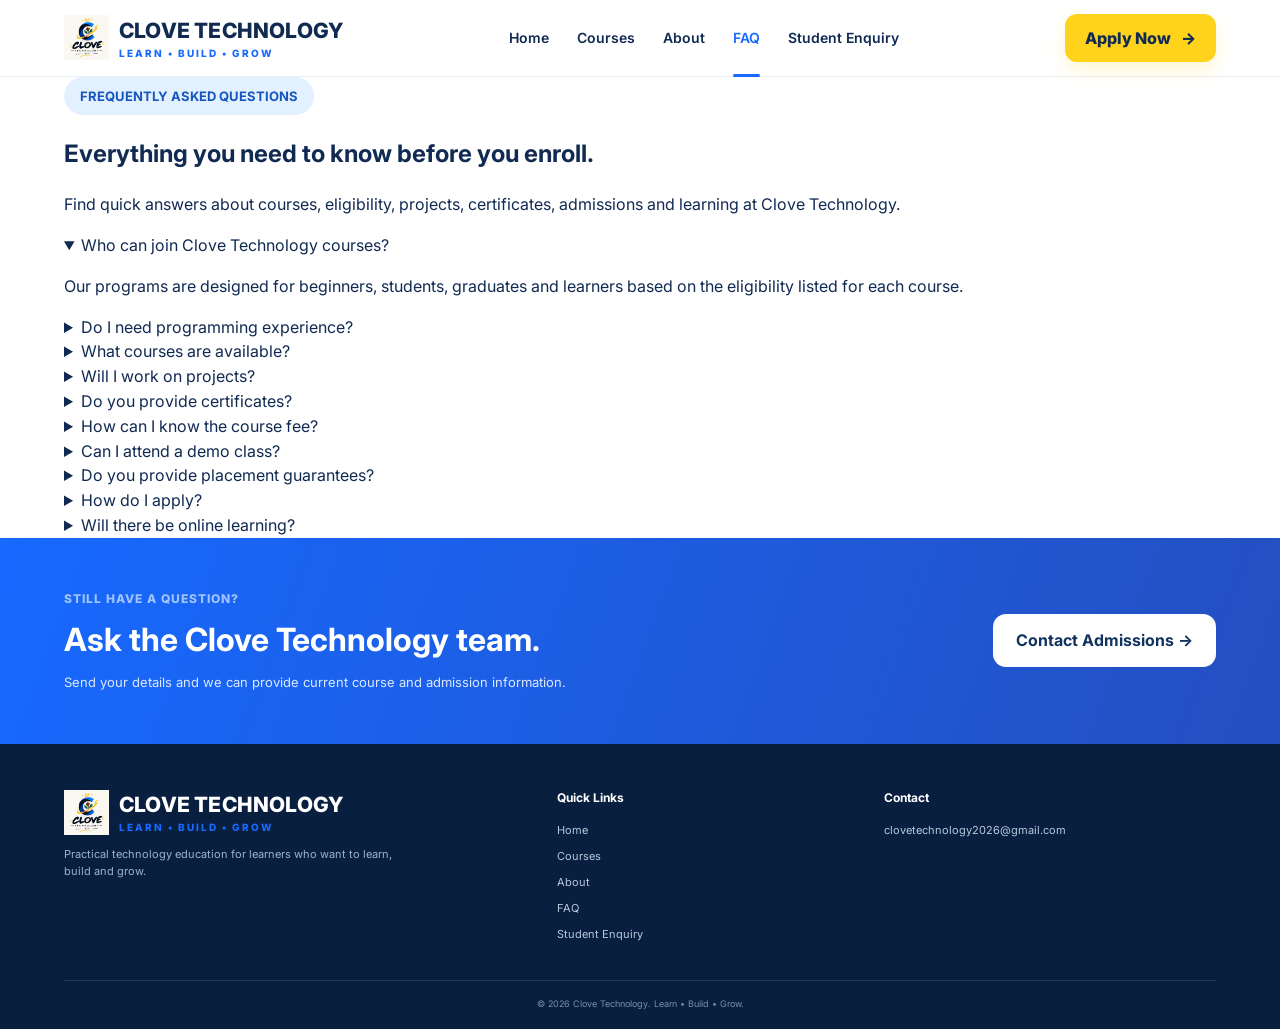
<file: faq.html>
<!doctype html><html lang="en"><head><meta charset="utf-8"><meta name="viewport" content="width=device-width,initial-scale=1"><meta name="description" content="Frequently asked questions about Clove Technology courses and admissions."><title>FAQ | Clove Technology</title><link rel="stylesheet" href="style.css"></head><body>
<header class="nav-wrap"><div class="container nav"><a class="brand" href="index.html"><img src="clove-technology-logo.png" alt="Clove Technology logo"><span>CLOVE TECHNOLOGY<small>LEARN • BUILD • GROW</small></span></a><nav class="nav-links"><a href="index.html">Home</a><a href="courses.html">Courses</a><a href="about.html">About</a><a class="active" href="faq.html">FAQ</a><a href="apply.html">Student Enquiry</a></nav><a class="nav-cta" href="apply.html">Apply Now <span>→</span></a></div></header>
<main><section class="page-hero"><div class="container"><span class="eyebrow">FREQUENTLY ASKED QUESTIONS</span><h1>Everything you need to know <span>before you enroll.</span></h1><p>Find quick answers about courses, eligibility, projects, certificates, admissions and learning at Clove Technology.</p></div></section>
<section class="content-section"><div class="container faq-grid"><details open><summary>Who can join Clove Technology courses?</summary><p>Our programs are designed for beginners, students, graduates and learners based on the eligibility listed for each course.</p></details><details><summary>Do I need programming experience?</summary><p>Not for Digital &amp; AI Starter. Python and advanced technology programs may recommend basic computer or programming knowledge as described on the Courses page.</p></details><details><summary>What courses are available?</summary><p>Current programs include Digital &amp; AI Starter, Python Career Builder, AI &amp; Technology Program, and Aptitude &amp; Placement Preparation.</p></details><details><summary>Will I work on projects?</summary><p>Yes. Courses include practical activities and projects appropriate to the learning level. Project details are listed on the Courses page.</p></details><details><summary>Do you provide certificates?</summary><p>Clove Technology plans to issue a Certificate of Completion when the academy's stated course requirements are met. Certificate verification is being developed as part of the student platform.</p></details><details><summary>How can I know the course fee?</summary><p>Course fees are currently provided by Admissions. Send a Student Enquiry to receive the current fee, batch schedule and admission information.</p></details><details><summary>Can I attend a demo class?</summary><p>Demo availability can vary by batch. Contact Admissions through the Student Enquiry page to ask about the current demo schedule.</p></details><details><summary>Do you provide placement guarantees?</summary><p>We focus on career preparation such as aptitude, projects, resumes, portfolios and interview readiness. We do not describe these services as a guaranteed job or placement.</p></details><details><summary>How do I apply?</summary><p>Use the Student Enquiry page, select your course and submit your details. The admissions team can then provide the next steps.</p></details><details><summary>Will there be online learning?</summary><p>Online learning options can be introduced based on the course and batch. Contact Admissions for the current delivery format.</p></details></div></section>
<section class="cta"><div class="container cta-inner"><div><div class="kicker light">STILL HAVE A QUESTION?</div><h2>Ask the Clove Technology team.</h2><p>Send your details and we can provide current course and admission information.</p></div><a class="btn white" href="apply.html">Contact Admissions →</a></div></section></main>
<footer><div class="container footer-grid"><div><a class="brand footer-brand" href="index.html"><img src="clove-technology-logo.png" alt="Clove Technology logo"><span>CLOVE TECHNOLOGY<small>LEARN • BUILD • GROW</small></span></a><p>Practical technology education for learners who want to learn, build and grow.</p></div><div><b>Quick Links</b><a href="index.html">Home</a><a href="courses.html">Courses</a><a href="about.html">About</a><a href="faq.html">FAQ</a><a href="apply.html">Student Enquiry</a></div><div><b>Contact</b><a href="mailto:clovetechnology2026@gmail.com">clovetechnology2026@gmail.com</a></div></div><div class="container copyright">© 2026 Clove Technology. Learn • Build • Grow.</div></footer></body></html>
</file>
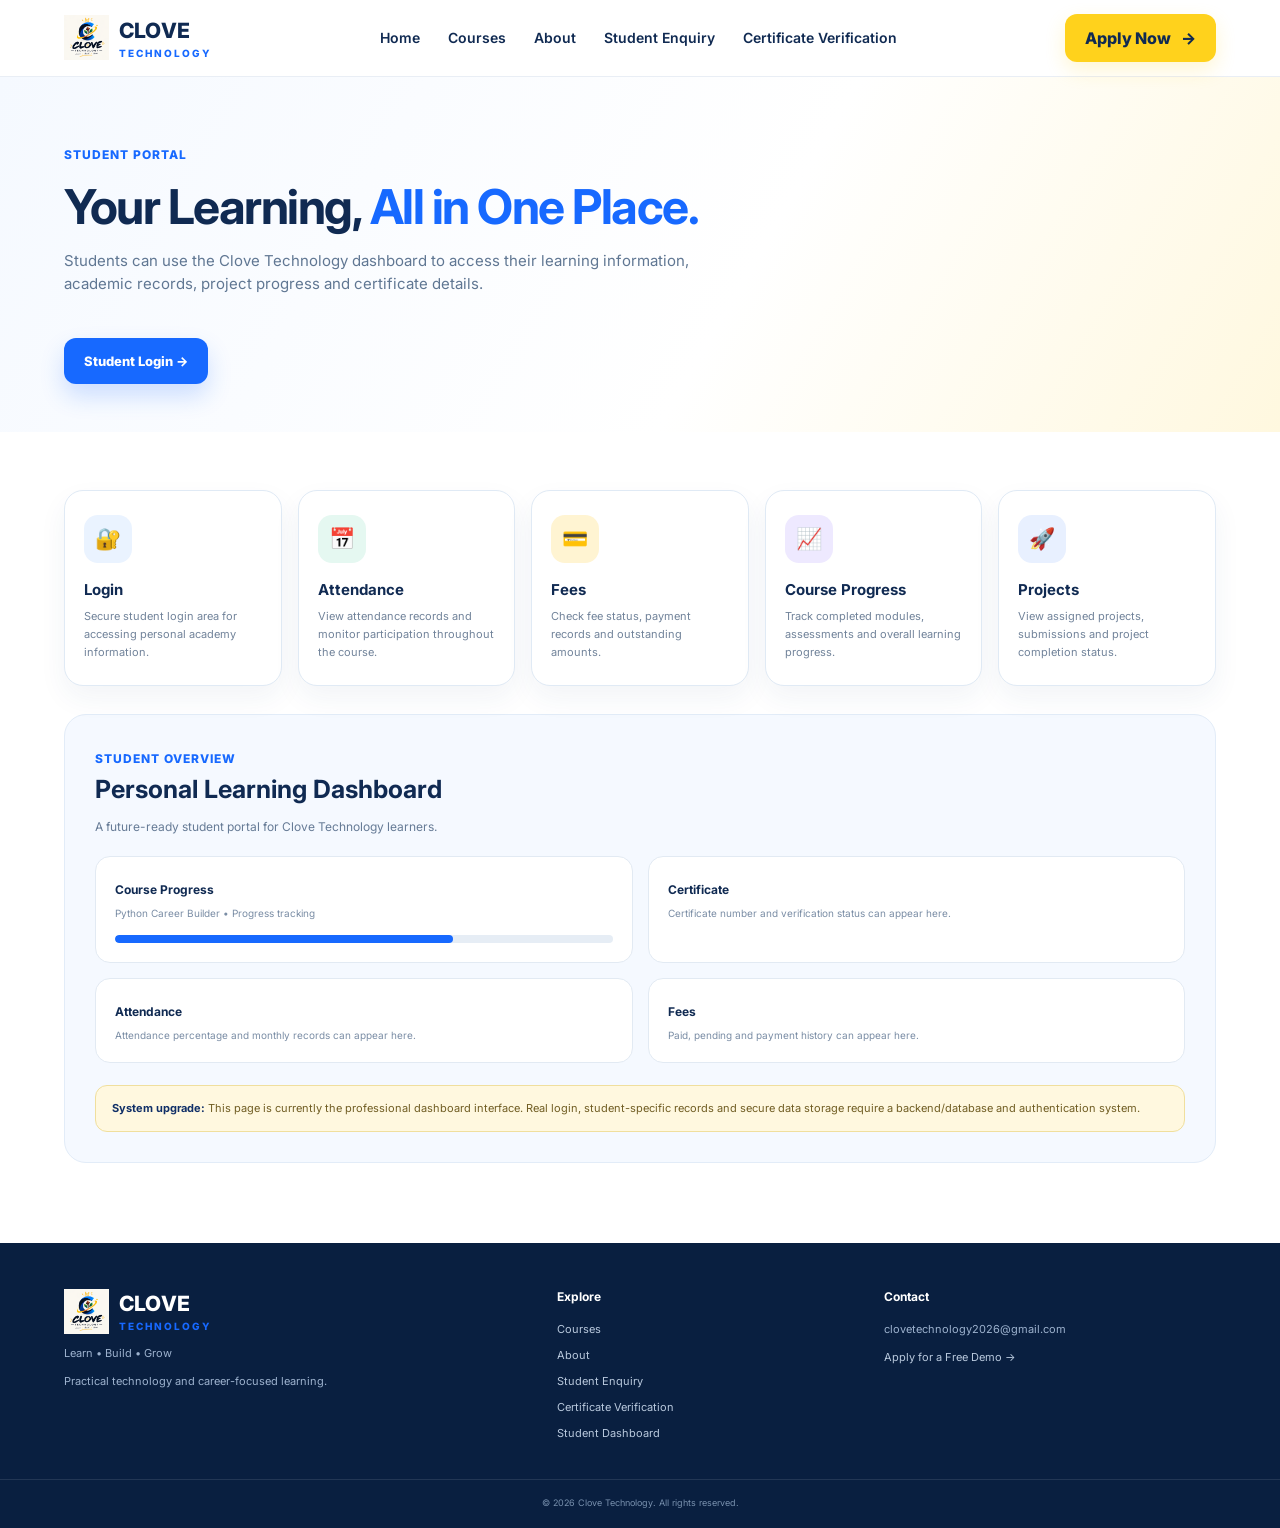
<file: student-dashboard.html>
<!doctype html>
<html lang="en">
<head>
<meta charset="utf-8">
<meta name="viewport" content="width=device-width,initial-scale=1">
<meta name="description" content="Clove Technology student dashboard for attendance, fees, course progress, projects and certificates.">
<title>Student Dashboard | Clove Technology</title>
<link rel="stylesheet" href="style.css">
<style>
.dashboard-hero{padding:64px 0 48px;background:linear-gradient(120deg,#f5f9ff 0%,#fff 58%,#fff8df 100%)}
.dashboard-hero h1{font-size:48px;line-height:1.1;margin:15px 0 10px;letter-spacing:-1.5px}.dashboard-hero h1 span{color:#1769ff}.dashboard-hero p{color:#607793;max-width:650px;font-size:15px}
.dashboard-login{margin-top:28px;display:inline-flex;align-items:center;gap:10px;padding:13px 20px;border-radius:12px;background:#1769ff;color:#fff;text-decoration:none;font-weight:800;font-size:13px;box-shadow:0 12px 24px rgba(23,105,255,.2)}
.dashboard-section{padding:58px 0 80px;background:#fff}.dashboard-grid{display:grid;grid-template-columns:repeat(5,1fr);gap:16px}.dashboard-card{padding:24px 19px;border:1px solid #e0eaf5;border-radius:19px;background:#fff;box-shadow:0 12px 28px rgba(31,69,111,.06)}.dashboard-icon{width:48px;height:48px;border-radius:14px;background:#eaf3ff;display:grid;place-items:center;font-size:21px;margin-bottom:15px}.dashboard-card:nth-child(2) .dashboard-icon{background:#e5f8f1}.dashboard-card:nth-child(3) .dashboard-icon{background:#fff4d2}.dashboard-card:nth-child(4) .dashboard-icon{background:#eee9ff}.dashboard-card:nth-child(5) .dashboard-icon{background:#e8f0ff}.dashboard-card h3{font-size:15px;margin:0 0 7px;color:#102a52}.dashboard-card p{font-size:11px;color:#71839a;line-height:1.6;margin:0}.dashboard-panel{margin-top:28px;padding:30px;border-radius:22px;background:#f5f9ff;border:1px solid #e2ecf8}.dashboard-panel h2{font-size:25px;margin:0 0 9px}.dashboard-panel p{font-size:12px;color:#667b96;margin:0 0 20px}.dashboard-preview{display:grid;grid-template-columns:1fr 1fr;gap:15px}.preview-box{background:#fff;border:1px solid #e2eaf3;border-radius:15px;padding:19px}.preview-box b{font-size:12px}.preview-box small{display:block;color:#7a8da5;margin-top:5px;font-size:10px}.progress-bar{height:8px;background:#e6edf5;border-radius:10px;margin-top:13px;overflow:hidden}.progress-bar span{display:block;height:100%;width:68%;background:#1769ff;border-radius:10px}.dashboard-note{margin-top:22px;padding:14px 16px;border-radius:12px;background:#fff8df;border:1px solid #f0df9d;color:#705d23;font-size:11px}.dashboard-note strong{color:#102f67}
@media(max-width:1050px){.dashboard-grid{grid-template-columns:repeat(3,1fr)}}
@media(max-width:700px){.dashboard-hero h1{font-size:38px}.dashboard-grid{grid-template-columns:1fr 1fr}.dashboard-preview{grid-template-columns:1fr}}
@media(max-width:480px){.dashboard-grid{grid-template-columns:1fr}.dashboard-section{padding:45px 0 60px}}
</style>
</head>
<body>
<header class="nav-wrap"><nav class="nav container"><a class="brand" href="index.html"><img src="clove-technology-logo.png" alt="Clove Technology logo"><span>CLOVE <small>TECHNOLOGY</small></span></a><div class="nav-links"><a href="index.html">Home</a><a href="courses.html">Courses</a><a href="about.html">About</a><a href="apply.html">Student Enquiry</a><a href="certificate-verification.html">Certificate Verification</a></div><a class="nav-cta" href="apply.html">Apply Now <span>→</span></a></nav></header>
<main>
<section class="dashboard-hero"><div class="container"><span class="kicker">STUDENT PORTAL</span><h1>Your Learning, <span>All in One Place.</span></h1><p>Students can use the Clove Technology dashboard to access their learning information, academic records, project progress and certificate details.</p><a class="dashboard-login" href="apply.html">Student Login →</a></div></section>
<section class="dashboard-section"><div class="container"><div class="dashboard-grid">
<article class="dashboard-card"><div class="dashboard-icon">🔐</div><h3>Login</h3><p>Secure student login area for accessing personal academy information.</p></article>
<article class="dashboard-card"><div class="dashboard-icon">📅</div><h3>Attendance</h3><p>View attendance records and monitor participation throughout the course.</p></article>
<article class="dashboard-card"><div class="dashboard-icon">💳</div><h3>Fees</h3><p>Check fee status, payment records and outstanding amounts.</p></article>
<article class="dashboard-card"><div class="dashboard-icon">📈</div><h3>Course Progress</h3><p>Track completed modules, assessments and overall learning progress.</p></article>
<article class="dashboard-card"><div class="dashboard-icon">🚀</div><h3>Projects</h3><p>View assigned projects, submissions and project completion status.</p></article>
</div>
<div class="dashboard-panel"><span class="kicker">STUDENT OVERVIEW</span><h2>Personal Learning Dashboard</h2><p>A future-ready student portal for Clove Technology learners.</p><div class="dashboard-preview"><div class="preview-box"><b>Course Progress</b><small>Python Career Builder • Progress tracking</small><div class="progress-bar"><span></span></div></div><div class="preview-box"><b>Certificate</b><small>Certificate number and verification status can appear here.</small></div><div class="preview-box"><b>Attendance</b><small>Attendance percentage and monthly records can appear here.</small></div><div class="preview-box"><b>Fees</b><small>Paid, pending and payment history can appear here.</small></div></div><div class="dashboard-note"><strong>System upgrade:</strong> This page is currently the professional dashboard interface. Real login, student-specific records and secure data storage require a backend/database and authentication system.</div></div>
</div></section>
</main>
<footer><div class="container footer-grid"><div><a class="brand footer-brand" href="index.html"><img src="clove-technology-logo.png" alt="Clove Technology logo"><span>CLOVE <small>TECHNOLOGY</small></span></a><p>Learn • Build • Grow</p><p>Practical technology and career-focused learning.</p></div><div><b>Explore</b><a href="courses.html">Courses</a><a href="about.html">About</a><a href="apply.html">Student Enquiry</a><a href="certificate-verification.html">Certificate Verification</a><a href="student-dashboard.html">Student Dashboard</a></div><div><b>Contact</b><p>clovetechnology2026@gmail.com</p><a href="apply.html">Apply for a Free Demo →</a></div></div><div class="copyright">© 2026 Clove Technology. All rights reserved.</div></footer>
</body>
</html>
</file>
<file: style.css>
@import url('https://fonts.googleapis.com/css2?family=Inter:wght@400;500;600;700;800&display=swap');
*{box-sizing:border-box}html{scroll-behavior:smooth}body{margin:0;font-family:Inter,Arial,sans-serif;color:#102a52;background:#fff;line-height:1.55}.container{width:min(1180px,90%);margin:auto}.nav-wrap{position:sticky;top:0;z-index:20;background:rgba(255,255,255,.96);backdrop-filter:blur(12px);border-bottom:1px solid #e9eef5}.nav{height:76px;display:flex;align-items:center;justify-content:space-between;gap:25px}.brand{display:flex;align-items:center;gap:10px;text-decoration:none;color:#102a52;font-weight:800;font-size:21px;letter-spacing:.2px}.brand img{width:45px;height:45px;object-fit:contain}.brand small{display:block;color:#1769ff;font-size:10px;letter-spacing:2px;margin-top:-2px}.nav-links{display:flex;align-items:center;gap:28px}.nav-links a{position:relative;text-decoration:none;color:#102a52;font-weight:600;font-size:14px}.nav-links a:hover,.nav-links a.active{color:#1769ff}.nav-links a.active:after{content:'';position:absolute;left:0;right:0;height:3px;bottom:-28px;border-radius:4px;background:#1769ff}.nav-cta{background:#ffd21c;color:#102a52;text-decoration:none;font-weight:800;padding:12px 20px;border-radius:12px;box-shadow:0 8px 20px rgba(255,210,28,.2)}.nav-cta span{margin-left:7px}.hero{overflow:hidden;background:linear-gradient(120deg,#f5f9ff 0%,#fff 52%,#fff8dd 100%);padding:70px 0 54px}.hero-grid{display:grid;grid-template-columns:1.03fr .97fr;align-items:center;gap:30px}.eyebrow{display:inline-block;padding:9px 16px;border-radius:30px;background:#e3f0ff;color:#1456bd;font-size:13px;font-weight:700}.hero h1{font-size:64px;line-height:1.05;letter-spacing:-2.5px;margin:22px 0 18px}.hero h1 span{color:#1769ff}.hero-copy>p{font-size:19px;color:#425a78;max-width:610px;margin:0 0 22px}.checks{display:flex;flex-wrap:wrap;gap:10px 20px;color:#1852a8;font-size:13px;font-weight:600}.checks span:before{color:#1769ff}.hero-actions{margin:27px 0}.btn{display:inline-flex;align-items:center;justify-content:center;gap:13px;padding:14px 23px;border-radius:13px;text-decoration:none;font-weight:700;transition:.2s;border:0;cursor:pointer}.btn:hover{transform:translateY(-2px)}.btn.primary{background:#1769ff;color:#fff;box-shadow:0 12px 24px rgba(23,105,255,.22)}.btn.secondary{border:1.5px solid #6c95c9;color:#102a52;background:#fff}.btn.white{background:#fff;color:#12335f}.trust{display:flex;align-items:center;gap:17px;margin-top:25px}.trust div{display:flex;flex-direction:column}.trust strong{font-size:12px}.trust small{font-size:10px;color:#7a8ba0}.trust i{width:1px;height:28px;background:#d8e1ec}.hero-art{position:relative;min-height:470px;display:flex;align-items:center;justify-content:center}.hero-art>img{width:100%;max-width:620px;filter:drop-shadow(0 20px 35px rgba(31,74,130,.1))}.float-card{position:absolute;display:flex;align-items:center;gap:10px;padding:13px 16px;background:#fff;border:1px solid #e5edf7;border-radius:16px;box-shadow:0 14px 30px rgba(28,67,112,.12);font-size:12px;font-weight:800}.float-card b{font-size:23px}.float-card small{font-size:9px;color:#71829a;font-weight:500}.float-card.python{right:3%;top:20%}.float-card.ai{left:3%;bottom:18%}.features{padding:0 0 10px;margin-top:-1px}.feature-grid{display:grid;grid-template-columns:repeat(4,1fr);background:#f5f9ff;border:1px solid #e2ecf8;border-radius:20px;padding:20px 18px;box-shadow:0 10px 28px rgba(28,68,115,.06)}.feature{display:flex;align-items:center;gap:12px;padding:8px 20px;border-right:1px solid #dfe8f3}.feature:last-child{border-right:0}.feature .icon{width:42px;height:42px;display:grid;place-items:center;background:#e8f2ff;border-radius:13px;font-size:20px}.feature b,.feature small{display:block}.feature b{font-size:12px}.feature small{font-size:10px;color:#71829a;margin-top:2px}.courses-preview{padding:82px 0 75px}.section-head{display:flex;align-items:end;justify-content:space-between;gap:30px;margin-bottom:30px}.kicker{color:#1769ff;font-size:12px;font-weight:800;letter-spacing:1px}.kicker.light{color:#9fc4ff}.section-head h2,.why h2{font-size:35px;line-height:1.15;margin:9px 0}.section-head h2 span{color:#1769ff}.section-head p{color:#667b96;margin:0;max-width:650px;font-size:14px}.outline-link{white-space:nowrap;text-decoration:none;border:1.5px solid #6b9fff;color:#1769ff;padding:11px 18px;border-radius:25px;font-weight:700;font-size:12px}.course-grid{display:grid;grid-template-columns:repeat(3,1fr);gap:20px}.course-card{padding:25px;border-radius:20px;border:1px solid #e0eaf5;background:#fff;box-shadow:0 12px 30px rgba(31,69,111,.07);position:relative;overflow:hidden}.course-card:before{content:'';position:absolute;left:0;right:0;top:0;height:4px;background:#1769ff}.course-card.purple:before{background:#7b4cff}.course-card.green:before{background:#18a875}.course-icon{width:48px;height:48px;border-radius:15px;background:#eaf3ff;display:grid;place-items:center;color:#1769ff;font-weight:800;font-size:17px}.purple .course-icon{background:#f0eaff;color:#7040ee}.green .course-icon{background:#e6f8f1;color:#15966b}.course-card h3{font-size:18px;margin:17px 0 7px}.course-card p{font-size:12px;color:#6b7f98;min-height:39px}.course-card ul{list-style:none;padding:0;margin:17px 0;color:#425c7b;font-size:11px}.course-card li{margin:8px 0}.course-card li:before{content:'✓';font-weight:800;color:#1769ff;margin-right:8px}.course-foot{border-top:1px solid #edf1f6;padding-top:15px;display:flex;align-items:center;justify-content:space-between;font-size:10px;color:#74859a}.course-foot a{font-weight:700;text-decoration:none;color:#1769ff}.courses-hero{padding:75px 0 70px;background:linear-gradient(120deg,#f5f9ff 0%,#fff 58%,#fff8df 100%);overflow:hidden}.courses-hero-inner{display:grid;grid-template-columns:1.1fr .9fr;align-items:center;gap:65px}.courses-hero h1{font-size:52px;line-height:1.08;letter-spacing:-2px;margin:20px 0 18px;max-width:700px}.courses-hero h1 span{color:#1769ff}.courses-hero p{font-size:17px;color:#536b87;max-width:650px;margin:0}.course-hero-card{background:#102f67;color:#fff;border-radius:25px;padding:32px;box-shadow:0 25px 55px rgba(16,47,103,.2);position:relative}.course-hero-card:after{content:'';position:absolute;width:150px;height:150px;border:32px solid rgba(255,210,28,.18);border-radius:50%;right:-55px;bottom:-70px}.mini-label{font-size:10px;font-weight:800;letter-spacing:2px;color:#9fc4ff;margin-bottom:25px}.path-step{display:flex;align-items:center;gap:15px;position:relative;z-index:2}.path-step b{display:grid;place-items:center;width:38px;height:38px;border-radius:12px;background:#1769ff;font-size:11px}.path-step span{font-size:13px;font-weight:700}.path-line{height:25px;border-left:1px dashed #6e91c3;margin-left:18px}.course-section-head{margin-bottom:35px}.course-tag{display:inline-block;margin-top:15px;padding:6px 9px;border-radius:20px;background:#eaf3ff;color:#1769ff;font-size:9px;font-weight:800;letter-spacing:.7px}.purple-text{background:#f0eaff;color:#7040ee}.green-text{background:#e6f8f1;color:#15966b}.course-extra-grid{display:grid;grid-template-columns:1fr 1fr;gap:20px;margin-top:25px}.course-extra-card{padding:30px;border-radius:20px;background:#102f67;color:#fff}.course-extra-card h3{font-size:21px;margin:10px 0}.course-extra-card p{font-size:12px;color:#c4d4eb;margin:0}.course-extra-card.light-card{background:#f5f9ff;border:1px solid #e2ecf8;color:#102a52}.course-extra-card.light-card p{color:#667b96}.course-impact{margin-top:0}.impact{background:#102f67;color:#fff;position:relative;overflow:hidden;padding:48px 0}.impact:after{content:'';position:absolute;width:360px;height:360px;border-radius:50%;right:-100px;top:-190px;border:70px solid rgba(23,105,255,.35)}.impact-inner{display:grid;grid-template-columns:1fr 1.2fr;align-items:center;gap:50px}.impact h2{font-size:28px;margin:8px 0}.impact p{font-size:13px;color:#b9cce8;max-width:500px}.impact-stats{display:grid;grid-template-columns:repeat(3,1fr);gap:15px}.impact-stats div{padding:10px 20px;border-left:1px solid rgba(255,255,255,.2);text-align:center}.impact-stats strong{display:block;font-size:26px}.impact-stats small{font-size:10px;color:#b9cce8}.why{padding:82px 0}.why-grid{display:grid;grid-template-columns:.9fr 1.1fr;align-items:center;gap:75px}.why h2{font-size:37px}.why p{font-size:14px;color:#6b7f98}.why-visual{position:relative;min-height:300px;display:grid;place-items:center}.screen{width:min(390px,100%);background:#102a52;border-radius:22px;padding:25px 30px;box-shadow:0 25px 50px rgba(16,42,82,.2);transform:rotate(-2deg)}.dots{font-size:8px;letter-spacing:5px;color:#6ea4ff;margin-bottom:25px}.screen code{color:#bcd6ff;font-family:Consolas,monospace;line-height:2;font-size:17px}.success-note{position:absolute;right:3%;bottom:8%;background:#fff;padding:13px 17px;border-radius:14px;box-shadow:0 12px 25px rgba(22,55,94,.14);font-size:11px;font-weight:800;color:#1769ff}.why-list{display:grid;grid-template-columns:1fr 1fr;gap:12px;margin:24px 0 27px}.why-list span{font-size:12px;font-weight:600;color:#385575}.cta{background:linear-gradient(110deg,#1769ff,#244fc0);color:#fff;padding:52px 0}.cta-inner{display:flex;align-items:center;justify-content:space-between;gap:30px}.cta h2{font-size:32px;margin:7px 0}.cta p{margin:0;color:#dbe8ff;font-size:13px}footer{background:#091f40;color:#d7e3f2;padding:45px 0 18px}.footer-grid{display:grid;grid-template-columns:1.6fr 1fr 1.2fr;gap:50px}.footer-brand{color:#fff}.footer-grid p{font-size:11px;color:#9db2ce;max-width:330px}.footer-grid b{display:block;color:#fff;font-size:12px;margin-bottom:14px}.footer-grid a:not(.brand){display:block;color:#b9c9dd;text-decoration:none;font-size:11px;margin:9px 0}.copyright{border-top:1px solid rgba(255,255,255,.1);margin-top:28px;padding-top:16px;text-align:center;font-size:9px;color:#7890ad}input,select,textarea{width:100%;padding:13px;margin:7px 0 15px;border:1px solid #d5dfeb;border-radius:10px;font-family:inherit}form{max-width:600px}
.enquiry-hero{padding:72px 0;background:linear-gradient(120deg,#f5f9ff 0%,#fff 55%,#fff8df 100%);overflow:hidden}.enquiry-hero-grid{display:grid;grid-template-columns:1.08fr .92fr;align-items:center;gap:60px}.enquiry-hero h1{font-size:52px;line-height:1.08;letter-spacing:-2px;margin:20px 0 18px;max-width:700px}.enquiry-hero h1 span{color:#1769ff}.enquiry-hero p{font-size:17px;color:#536b87;max-width:650px}.enquiry-points{display:flex;flex-wrap:wrap;gap:12px 22px;margin-top:24px;color:#1852a8;font-size:13px;font-weight:700}.enquiry-side-card{background:#102f67;color:#fff;border-radius:25px;padding:32px;box-shadow:0 25px 55px rgba(16,47,103,.2)}.enquiry-step{display:flex;align-items:center;gap:15px}.enquiry-step b{display:grid;place-items:center;width:38px;height:38px;border-radius:12px;background:#1769ff;font-size:11px}.enquiry-step span{font-size:13px;font-weight:700}.enquiry-section{padding:75px 0 90px;background:#fff}.enquiry-layout{display:grid;grid-template-columns:1.35fr .65fr;gap:28px;align-items:start}.enquiry-form-card{background:#fff;border:1px solid #e1eaf4;border-radius:24px;padding:34px;box-shadow:0 18px 45px rgba(31,69,111,.08)}.enquiry-head{margin-bottom:25px}.enquiry-head h2{font-size:32px}.form-grid{display:grid;grid-template-columns:1fr 1fr;gap:0 18px}.form-field{min-width:0}.form-field.full{grid-column:1/-1}.form-field label{display:block;font-size:12px;font-weight:800;color:#254b76;margin-top:8px}.form-field label span{color:#1769ff}.form-field input,.form-field select,.form-field textarea{font-size:13px;background:#fbfdff}.form-field input:focus,.form-field select:focus,.form-field textarea:focus{outline:0;border-color:#1769ff;box-shadow:0 0 0 3px rgba(23,105,255,.08)}.form-field small{display:block;color:#7a8da5;font-size:10px;margin:-8px 0 10px}.enquiry-submit{margin-top:10px;min-width:220px}.privacy-note{margin:10px 0 20px;padding:14px 16px;border-radius:12px;background:#f5f9ff;border:1px solid #e2ecf8;color:#5d718b;font-size:11px}.privacy-note strong{color:#102f67}.upload-note{margin-top:24px;padding:15px 17px;border-radius:13px;background:#fff8df;border:1px solid #f0df9d;color:#705d23;font-size:11px}.enquiry-info-card{position:sticky;top:100px;padding:30px;border-radius:22px;background:#f5f9ff;border:1px solid #e2ecf8}.enquiry-info-card h3{font-size:23px;margin:9px 0}.enquiry-info-card>p{font-size:12px;color:#657b96}.contact-item{display:block;text-decoration:none;padding:14px 0;border-bottom:1px solid #dce6f1}.contact-item b,.contact-item span{display:block}.contact-item b{font-size:11px;color:#1769ff}.contact-item span{font-size:11px;color:#294d74;margin-top:3px;word-break:break-word}.info-divider{height:1px;background:#dce6f1;margin:18px 0}.info-check{font-size:11px;font-weight:700;color:#385575;margin:11px 0}
@media(max-width:850px){.nav{height:auto;padding:13px 0;flex-wrap:wrap}.nav-links{order:3;width:100%;justify-content:center;gap:16px}.nav-links a.active:after{bottom:-8px}.nav-cta{margin-left:auto}.hero{padding-top:45px}.hero-grid,.why-grid,.impact-inner,.courses-hero-inner,.enquiry-hero-grid,.enquiry-layout{grid-template-columns:1fr}.hero h1{font-size:49px}.hero-art{min-height:350px}.feature-grid{grid-template-columns:1fr 1fr}.feature{border-right:0}.course-grid{grid-template-columns:1fr}.section-head{align-items:start;flex-direction:column}.impact-stats{grid-template-columns:repeat(3,1fr)}.footer-grid{grid-template-columns:1fr 1fr}.courses-hero{padding:55px 0}.courses-hero h1,.enquiry-hero h1{font-size:43px}.course-extra-grid{grid-template-columns:1fr}.enquiry-info-card{position:static}}
@media(max-width:520px){.nav-links{gap:10px}.nav-links a{font-size:11px}.brand{font-size:17px}.nav-cta{font-size:11px;padding:10px 13px}.hero h1{font-size:42px}.hero-copy>p{font-size:16px}.checks{font-size:11px}.hero-actions .btn{width:100%;margin-bottom:8px}.feature-grid{grid-template-columns:1fr}.feature{border-bottom:1px solid #e1e9f2;padding:10px}.feature:last-child{border-bottom:0}.section-head h2,.why h2{font-size:29px}.why-list{grid-template-columns:1fr}.impact-stats{grid-template-columns:1fr 1fr 1fr}.float-card{display:none}.footer-grid{grid-template-columns:1fr}.cta-inner{flex-direction:column;align-items:flex-start}.courses-hero h1{font-size:36px;letter-spacing:-1.2px}.course-hero-card{padding:25px}.courses-hero p{font-size:15px}.course-extra-card{padding:24px}.enquiry-hero{padding:55px 0}.enquiry-hero h1{font-size:36px;letter-spacing:-1.2px}.enquiry-hero p{font-size:15px}.enquiry-form-card{padding:22px 17px}.form-grid{grid-template-columns:1fr}.form-field.full{grid-column:auto}.enquiry-submit{width:100%}}
</file>
